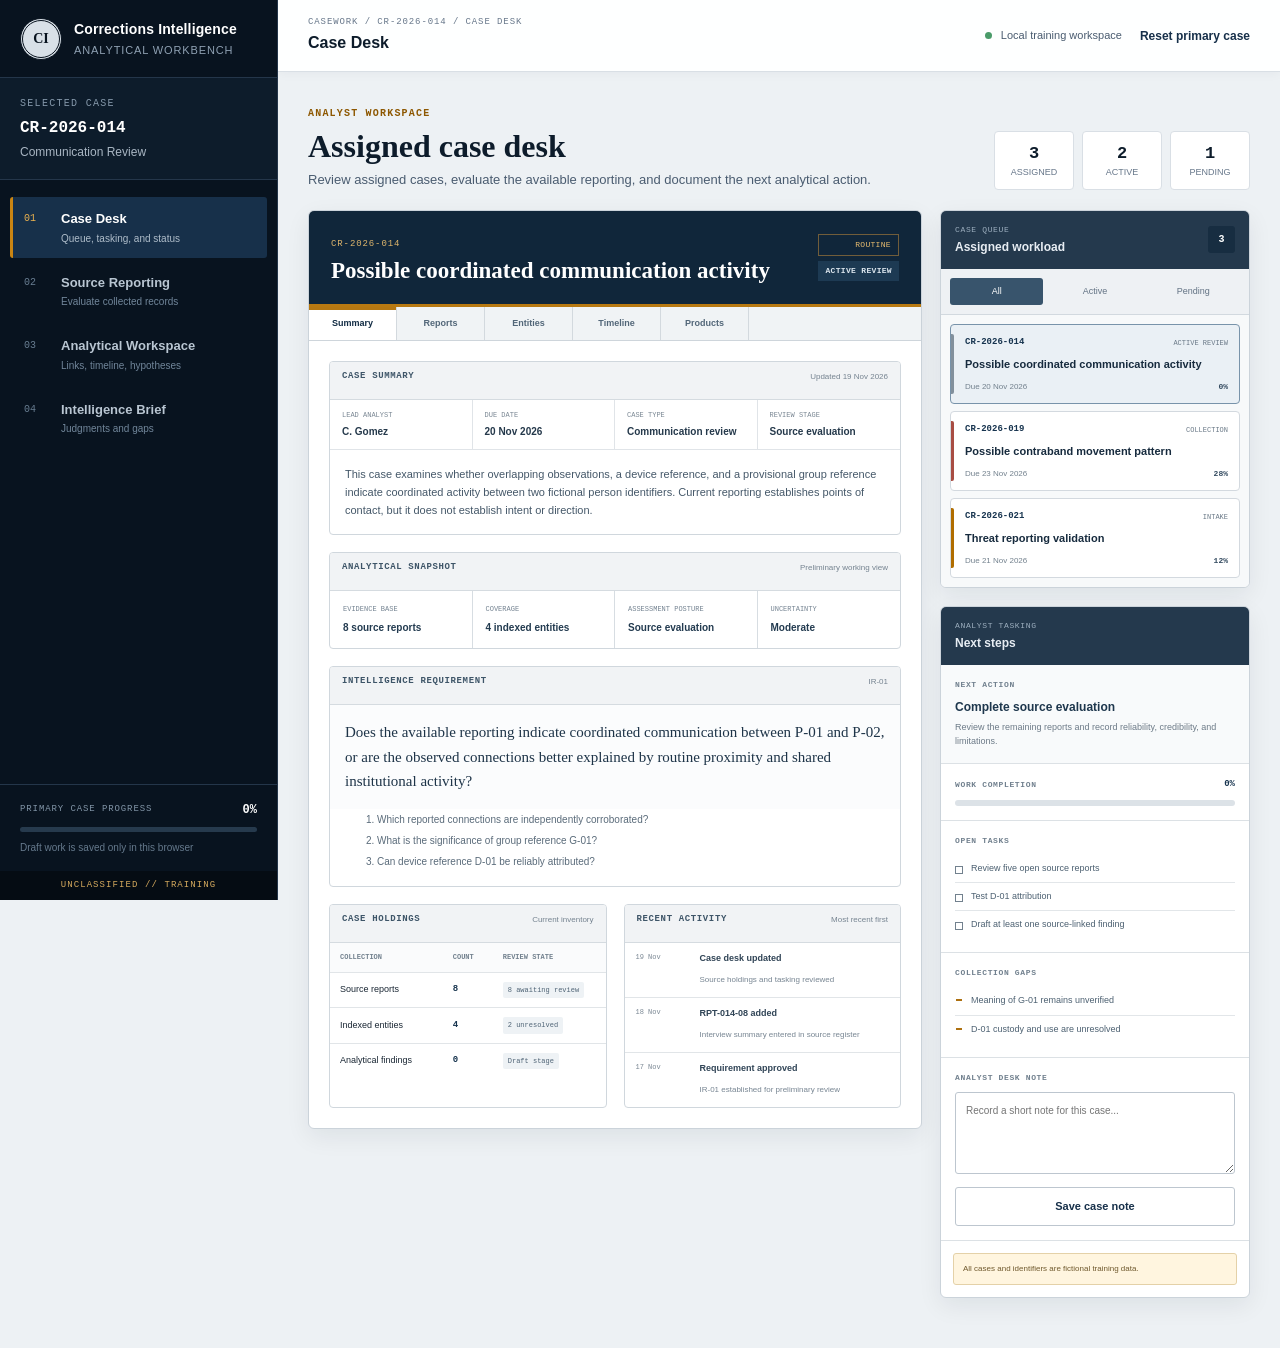
<file: index.html>
<!doctype html>
<html lang="en">
<head>
  <meta charset="utf-8">
  <meta name="viewport" content="width=device-width, initial-scale=1">
  <meta
    name="description"
    content="Fictional corrections intelligence analysis training workbench."
  >

  <title>
    Case Desk | Corrections Intelligence Workbench
  </title>

  <link rel="stylesheet" href="style.css">
  <link rel="stylesheet" href="case-desk.css">
</head>

<body data-page="overview">
  <aside class="sidebar" id="sidebar">
    <div class="agency-mark">
      <span class="seal">CI</span>

      <div>
        <strong>Corrections Intelligence</strong>
        <small>Analytical Workbench</small>
      </div>
    </div>

    <div class="case-selector">
      <span>SELECTED CASE</span>
      <strong id="sidebarCaseId">CR-2026-014</strong>
      <small id="sidebarCaseName">Communication Review</small>
    </div>

    <nav class="primary-nav" aria-label="Case workspace">
      <a
        class="nav-link"
        data-nav="overview"
        href="index.html"
      >
        <span>01</span>

        <div>
          Case Desk
          <small>Queue, tasking, and status</small>
        </div>
      </a>

      <a
        class="nav-link"
        data-nav="reports"
        href="reports.html"
      >
        <span>02</span>

        <div>
          Source Reporting
          <small>Evaluate collected records</small>
        </div>
      </a>

      <a
        class="nav-link"
        data-nav="analysis"
        href="analysis.html"
      >
        <span>03</span>

        <div>
          Analytical Workspace
          <small>Links, timeline, hypotheses</small>
        </div>
      </a>

      <a
        class="nav-link"
        data-nav="brief"
        href="brief.html"
      >
        <span>04</span>

        <div>
          Intelligence Brief
          <small>Judgments and gaps</small>
        </div>
      </a>
    </nav>

    <div class="sidebar-status">
      <div>
        <span>PRIMARY CASE PROGRESS</span>
        <strong id="sidebarProgress">0%</strong>
      </div>

      <div class="progress-track">
        <span id="sidebarProgressBar"></span>
      </div>

      <small>
        Draft work is saved only in this browser
      </small>
    </div>

    <div class="classification">
      UNCLASSIFIED // TRAINING
    </div>
  </aside>

  <div class="app-shell">
    <header class="utility-bar">
      <button
        class="menu-button"
        id="menuButton"
        type="button"
        aria-label="Open navigation"
      >
        Menu
      </button>

      <div>
        <span
          class="breadcrumb"
          id="caseBreadcrumb"
        >
          CASEWORK / CR-2026-014 / CASE DESK
        </span>

        <strong>Case Desk</strong>
      </div>

      <div class="utility-actions">
        <span class="system-status">
          <i></i>
          Local training workspace
        </span>

        <button
          class="text-button"
          id="resetWorkspace"
          type="button"
        >
          Reset primary case
        </button>
      </div>
    </header>

    <main class="workspace desk-workspace">
      <section class="desk-introduction">
        <div>
          <span>ANALYST WORKSPACE</span>

          <h1>Assigned case desk</h1>

          <p>
            Review assigned cases, evaluate the available
            reporting, and document the next analytical action.
          </p>
        </div>

        <div class="desk-summary">
          <span>
            <strong>3</strong>
            Assigned
          </span>

          <span>
            <strong>2</strong>
            Active
          </span>

          <span>
            <strong>1</strong>
            Pending
          </span>
        </div>
      </section>

      <section
        class="case-desk"
        aria-label="Case management workspace"
      >
        <section class="case-workbench">
          <header class="workbench-header">
            <div>
              <span id="selectedCaseId">
                CR-2026-014
              </span>

              <h1 id="selectedCaseTitle">
                Possible coordinated communication activity
              </h1>
            </div>

            <div class="workbench-status">
              <span id="selectedCasePriority">
                ROUTINE
              </span>

              <strong id="selectedCaseStatus">
                ACTIVE REVIEW
              </strong>
            </div>
          </header>

          <nav
            class="record-tabs"
            aria-label="Selected case sections"
          >
            <button class="active" type="button">
              Summary
            </button>

            <a
              id="caseReportsLink"
              href="reports.html"
            >
              Reports
            </a>

            <a
              id="caseEntitiesLink"
              href="analysis.html#entity-section"
            >
              Entities
            </a>

            <a
              id="caseTimelineLink"
              href="analysis.html#timeline-section"
            >
              Timeline
            </a>

            <a
              id="caseProductLink"
              href="brief.html"
            >
              Products
            </a>
          </nav>

          <div class="record-sheet">
            <section class="case-summary-section">
              <div class="section-heading">
                <div>
                  <span>CASE SUMMARY</span>

                  <small id="selectedCaseUpdated">
                    Updated 19 Nov 2026
                  </small>
                </div>
              </div>

              <dl class="case-fields">
                <div>
                  <dt>Lead analyst</dt>

                  <dd id="selectedCaseAnalyst">
                    C. Gomez
                  </dd>
                </div>

                <div>
                  <dt>Due date</dt>

                  <dd id="selectedCaseDue">
                    20 Nov 2026
                  </dd>
                </div>

                <div>
                  <dt>Case type</dt>

                  <dd id="selectedCaseType">
                    Communication review
                  </dd>
                </div>

                <div>
                  <dt>Review stage</dt>

                  <dd id="selectedCaseStage">
                    Source evaluation
                  </dd>
                </div>
              </dl>

              <p
                id="selectedCaseSummary"
                class="case-summary-text"
              ></p>
            </section>

            <section
              class="analytic-snapshot"
              aria-label="Analytical snapshot"
            >
              <div class="section-heading">
                <div>
                  <span>ANALYTICAL SNAPSHOT</span>
                  <small>Preliminary working view</small>
                </div>
              </div>

              <div class="snapshot-grid">
                <div>
                  <span>Evidence base</span>

                  <strong id="snapshotEvidence">
                    8 source reports
                  </strong>
                </div>

                <div>
                  <span>Coverage</span>

                  <strong id="snapshotCoverage">
                    4 indexed entities
                  </strong>
                </div>

                <div>
                  <span>Assessment posture</span>

                  <strong id="snapshotPosture">
                    Source evaluation
                  </strong>
                </div>

                <div>
                  <span>Uncertainty</span>

                  <strong id="snapshotUncertainty">
                    Moderate
                  </strong>
                </div>
              </div>
            </section>

            <section class="requirement-section">
              <div class="section-heading">
                <div>
                  <span>INTELLIGENCE REQUIREMENT</span>
                  <small>IR-01</small>
                </div>
              </div>

              <p
                class="requirement-text"
                id="selectedCaseRequirement"
              ></p>

              <ol
                class="kiq-list"
                id="selectedCaseQuestions"
              ></ol>
            </section>

            <div class="case-detail-grid">
              <section class="detail-section">
                <div class="section-heading">
                  <div>
                    <span>CASE HOLDINGS</span>
                    <small>Current inventory</small>
                  </div>
                </div>

                <table class="holdings-table">
                  <thead>
                    <tr>
                      <th>Collection</th>
                      <th>Count</th>
                      <th>Review state</th>
                    </tr>
                  </thead>

                  <tbody id="selectedCaseHoldings"></tbody>
                </table>
              </section>

              <section class="detail-section">
                <div class="section-heading">
                  <div>
                    <span>RECENT ACTIVITY</span>
                    <small>Most recent first</small>
                  </div>
                </div>

                <div
                  class="activity-register"
                  id="selectedCaseActivity"
                ></div>
              </section>
            </div>
          </div>
        </section>

        <aside class="case-side-column">
          <section class="case-queue-panel">
            <header class="side-panel-header">
              <div>
                <span>CASE QUEUE</span>
                <strong>Assigned workload</strong>
              </div>

              <b id="queueCount">3</b>
            </header>

            <div
              class="queue-filters"
              role="group"
              aria-label="Filter case queue"
            >
              <button
                class="active"
                type="button"
                data-case-filter="ALL"
              >
                All
              </button>

              <button
                type="button"
                data-case-filter="ACTIVE"
              >
                Active
              </button>

              <button
                type="button"
                data-case-filter="PENDING"
              >
                Pending
              </button>
            </div>

            <div
              class="case-queue-list"
              id="caseQueue"
            ></div>
          </section>

          <section class="case-inspector">
            <header class="side-panel-header">
              <div>
                <span>ANALYST TASKING</span>
                <strong>Next steps</strong>
              </div>
            </header>

            <section class="inspector-section next-action-section">
              <span class="inspector-label">
                NEXT ACTION
              </span>

              <strong id="selectedCaseNextAction"></strong>
              <p id="selectedCaseNextDetail"></p>
            </section>

            <section class="inspector-section">
              <div class="inspector-heading">
                <span>WORK COMPLETION</span>
                <b id="selectedCaseProgressText">0%</b>
              </div>

              <div class="inspector-progress">
                <span id="selectedCaseProgressBar"></span>
              </div>
            </section>

            <section class="inspector-section">
              <span class="inspector-label">
                OPEN TASKS
              </span>

              <ul
                class="task-register"
                id="selectedCaseTasks"
              ></ul>
            </section>

            <section class="inspector-section">
              <span class="inspector-label">
                COLLECTION GAPS
              </span>

              <ul
                class="gap-register"
                id="selectedCaseGaps"
              ></ul>
            </section>

            <section class="inspector-section analyst-note-section">
              <label for="caseDeskNote">
                ANALYST DESK NOTE
              </label>

              <textarea
                id="caseDeskNote"
                rows="4"
                placeholder="Record a short note for this case..."
              ></textarea>

              <button
                class="secondary-button"
                id="saveCaseDeskNote"
                type="button"
              >
                Save case note
              </button>
            </section>

            <div class="training-caveat">
              All cases and identifiers are fictional
              training data.
            </div>
          </section>
        </aside>
      </section>
    </main>
  </div>

  <div
    class="toast"
    id="toast"
    role="status"
    aria-live="polite"
  ></div>

  <script src="case-desk.js"></script>
</body>
</html>
</file>
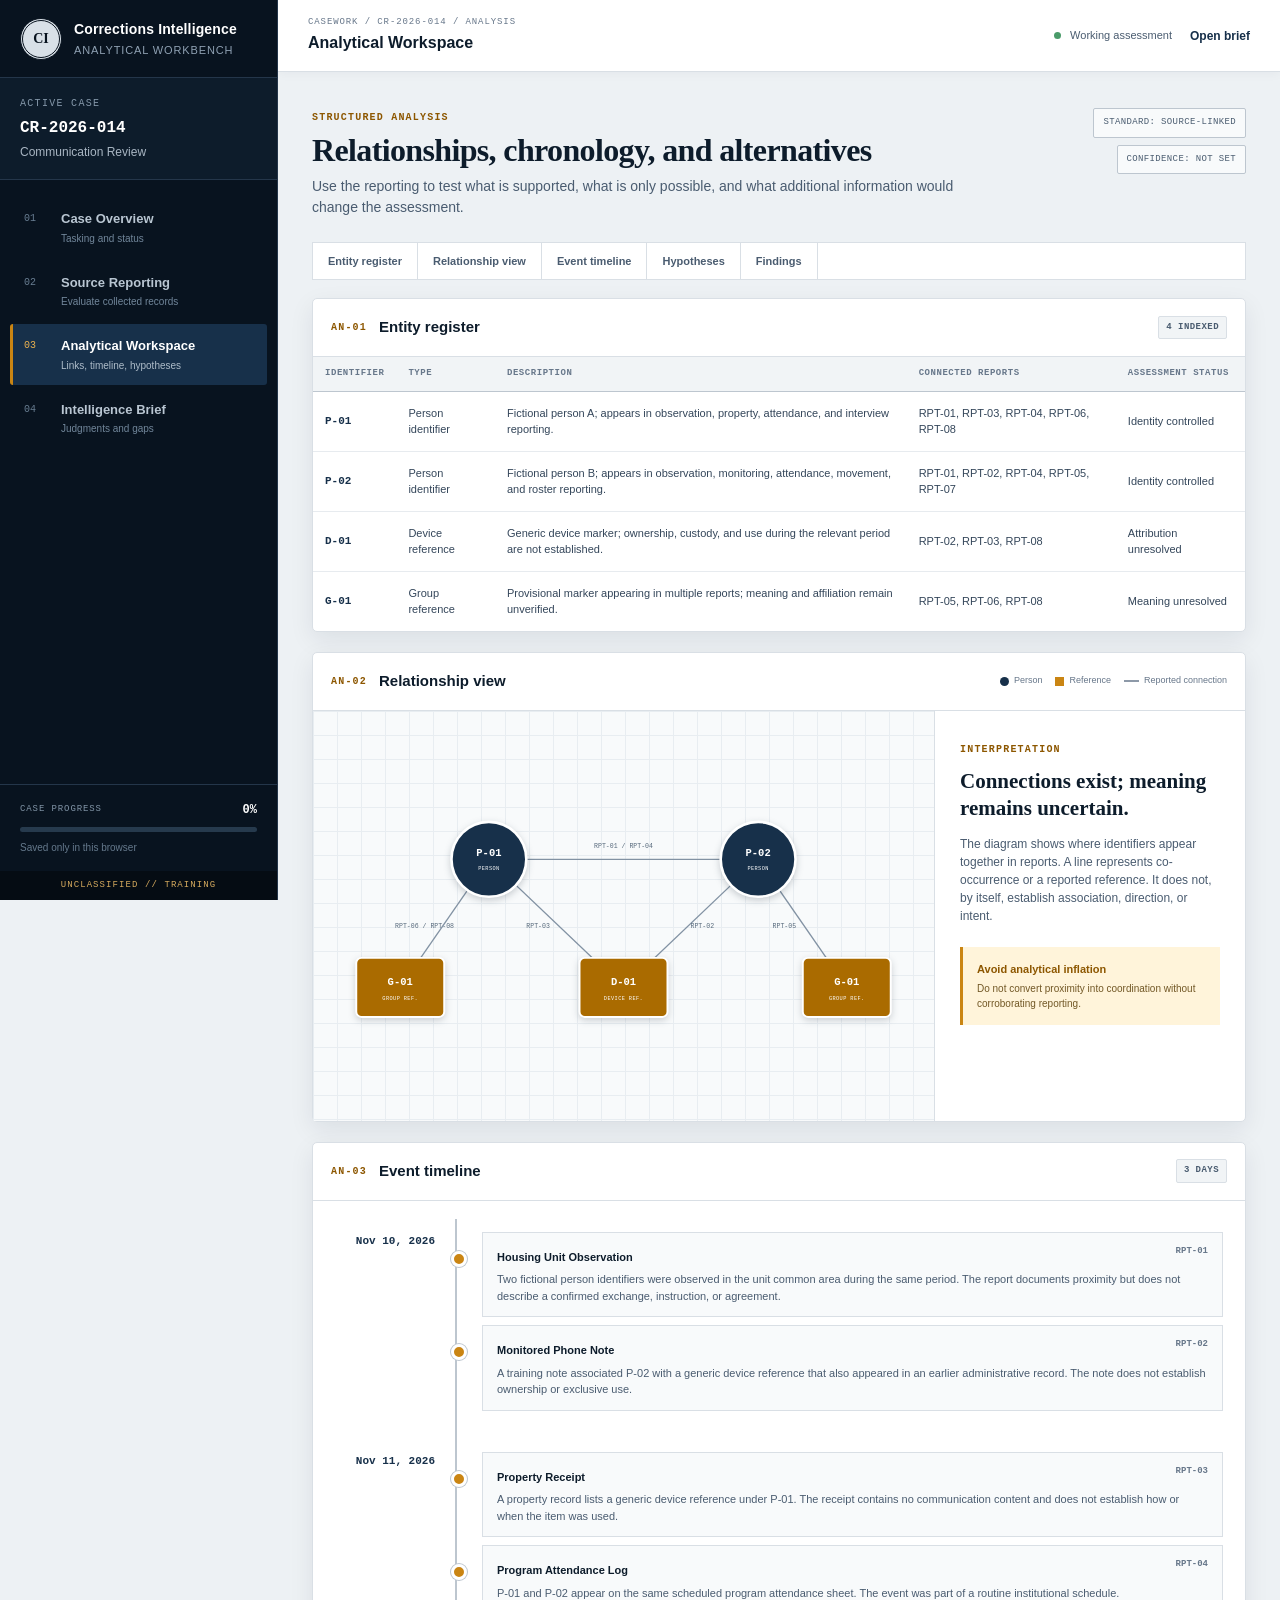
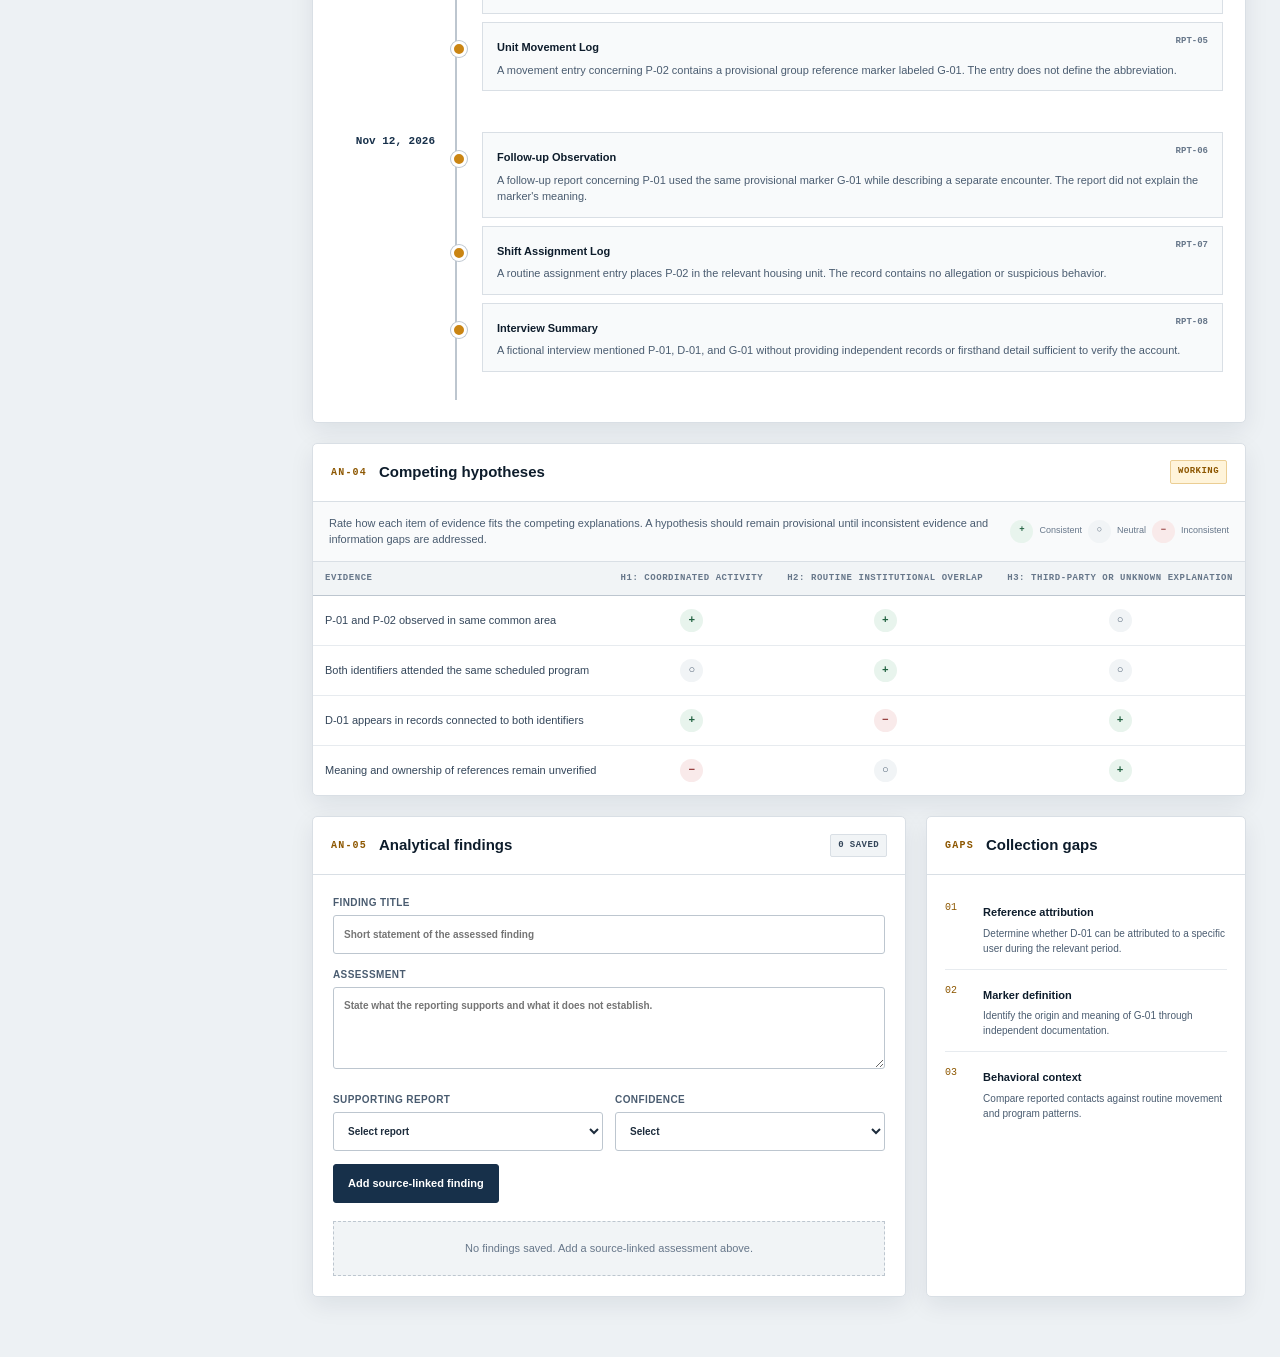
<file: analysis.html>
<!doctype html>
<html lang="en">
<head>
  <meta charset="utf-8">
  <meta name="viewport" content="width=device-width, initial-scale=1">
  <title>Analytical Workspace | Corrections Intelligence Workbench</title>
  <link rel="stylesheet" href="style.css">
</head>
<body data-page="analysis">
  <aside class="sidebar" id="sidebar">
    <div class="agency-mark">
      <span class="seal">CI</span>
      <div><strong>Corrections Intelligence</strong><small>Analytical Workbench</small></div>
    </div>

    <div class="case-selector">
      <span>ACTIVE CASE</span>
      <strong>CR-2026-014</strong>
      <small>Communication Review</small>
    </div>

    <nav class="primary-nav">
      <a class="nav-link" data-nav="overview" href="index.html"><span>01</span><div>Case Overview<small>Tasking and status</small></div></a>
      <a class="nav-link" data-nav="reports" href="reports.html"><span>02</span><div>Source Reporting<small>Evaluate collected records</small></div></a>
      <a class="nav-link" data-nav="analysis" href="analysis.html"><span>03</span><div>Analytical Workspace<small>Links, timeline, hypotheses</small></div></a>
      <a class="nav-link" data-nav="brief" href="brief.html"><span>04</span><div>Intelligence Brief<small>Judgments and gaps</small></div></a>
    </nav>

    <div class="sidebar-status">
      <div><span>CASE PROGRESS</span><strong id="sidebarProgress">0%</strong></div>
      <div class="progress-track"><span id="sidebarProgressBar"></span></div>
      <small>Saved only in this browser</small>
    </div>

    <div class="classification">UNCLASSIFIED // TRAINING</div>
  </aside>

  <div class="app-shell">
    <header class="utility-bar">
      <button class="menu-button" id="menuButton" type="button">Menu</button>
      <div>
        <span class="breadcrumb">CASEWORK / CR-2026-014 / ANALYSIS</span>
        <strong>Analytical Workspace</strong>
      </div>
      <div class="utility-actions">
        <span class="system-status"><i></i> Working assessment</span>
        <a class="text-button" href="brief.html">Open brief</a>
      </div>
    </header>

    <main class="workspace">
      <section class="case-heading compact-heading">
        <div>
          <span class="kicker">STRUCTURED ANALYSIS</span>
          <h1>Relationships, chronology, and alternatives</h1>
          <p>Use the reporting to test what is supported, what is only possible, and what additional information would change the assessment.</p>
        </div>
        <div class="case-flags">
          <span class="flag">STANDARD: SOURCE-LINKED</span>
          <span class="flag">CONFIDENCE: NOT SET</span>
        </div>
      </section>

      <nav class="section-jump">
        <a href="#entities">Entity register</a>
        <a href="#relationships">Relationship view</a>
        <a href="#timeline">Event timeline</a>
        <a href="#hypotheses">Hypotheses</a>
        <a href="#findings">Findings</a>
      </nav>

      <section class="panel analysis-section" id="entities">
        <header class="panel-header">
          <div><span class="section-code">AN-01</span><h2>Entity register</h2></div>
          <span class="status-chip slate">4 INDEXED</span>
        </header>

        <div class="table-wrap">
          <table class="data-table entity-table">
            <thead>
              <tr>
                <th>Identifier</th>
                <th>Type</th>
                <th>Description</th>
                <th>Connected reports</th>
                <th>Assessment status</th>
              </tr>
            </thead>
            <tbody id="entityTableBody"></tbody>
          </table>
        </div>
      </section>

      <section class="panel analysis-section" id="relationships">
        <header class="panel-header">
          <div><span class="section-code">AN-02</span><h2>Relationship view</h2></div>
          <div class="legend">
            <span><i class="node-person"></i>Person</span>
            <span><i class="node-object"></i>Reference</span>
            <span><i class="edge-line"></i>Reported connection</span>
          </div>
        </header>

        <div class="network-layout">
          <div class="network-canvas">
            <svg viewBox="0 0 900 430" role="img">
              <g class="network-lines">
                <line x1="245" y1="130" x2="655" y2="130"></line>
                <line x1="245" y1="130" x2="450" y2="325"></line>
                <line x1="655" y1="130" x2="450" y2="325"></line>
                <line x1="245" y1="130" x2="110" y2="325"></line>
                <line x1="655" y1="130" x2="790" y2="325"></line>
              </g>

              <g class="edge-labels">
                <text x="450" y="113">RPT-01 / RPT-04</text>
                <text x="320" y="235">RPT-03</text>
                <text x="570" y="235">RPT-02</text>
                <text x="147" y="235">RPT-06 / RPT-08</text>
                <text x="695" y="235">RPT-05</text>
              </g>

              <g class="network-node person-node">
                <circle cx="245" cy="130" r="57"></circle>
                <text x="245" y="125">P-01</text>
                <text class="node-sub" x="245" y="146">PERSON</text>
              </g>

              <g class="network-node person-node">
                <circle cx="655" cy="130" r="57"></circle>
                <text x="655" y="125">P-02</text>
                <text class="node-sub" x="655" y="146">PERSON</text>
              </g>

              <g class="network-node ref-node">
                <rect x="383" y="280" width="134" height="90" rx="8"></rect>
                <text x="450" y="322">D-01</text>
                <text class="node-sub" x="450" y="344">DEVICE REF.</text>
              </g>

              <g class="network-node ref-node">
                <rect x="43" y="280" width="134" height="90" rx="8"></rect>
                <text x="110" y="322">G-01</text>
                <text class="node-sub" x="110" y="344">GROUP REF.</text>
              </g>

              <g class="network-node ref-node">
                <rect x="723" y="280" width="134" height="90" rx="8"></rect>
                <text x="790" y="322">G-01</text>
                <text class="node-sub" x="790" y="344">GROUP REF.</text>
              </g>
            </svg>
          </div>

          <aside class="network-interpretation">
            <span class="field-caption">INTERPRETATION</span>
            <h3>Connections exist; meaning remains uncertain.</h3>
            <p>The diagram shows where identifiers appear together in reports. A line represents co-occurrence or a reported reference. It does not, by itself, establish association, direction, or intent.</p>

            <div class="analyst-warning">
              <strong>Avoid analytical inflation</strong>
              <span>Do not convert proximity into coordination without corroborating reporting.</span>
            </div>
          </aside>
        </div>
      </section>

      <section class="panel analysis-section" id="timeline">
        <header class="panel-header">
          <div><span class="section-code">AN-03</span><h2>Event timeline</h2></div>
          <span class="status-chip slate">3 DAYS</span>
        </header>
        <div class="timeline" id="timelineList"></div>
      </section>

      <section class="panel analysis-section" id="hypotheses">
        <header class="panel-header">
          <div><span class="section-code">AN-04</span><h2>Competing hypotheses</h2></div>
          <span class="status-chip amber">WORKING</span>
        </header>

        <div class="hypothesis-intro">
          <p>Rate how each item of evidence fits the competing explanations. A hypothesis should remain provisional until inconsistent evidence and information gaps are addressed.</p>
          <div>
            <span class="fit supports">+</span>Consistent
            <span class="fit neutral">○</span>Neutral
            <span class="fit conflicts">−</span>Inconsistent
          </div>
        </div>

        <div class="table-wrap">
          <table class="data-table hypothesis-table">
            <thead>
              <tr>
                <th>Evidence</th>
                <th>H1: Coordinated activity</th>
                <th>H2: Routine institutional overlap</th>
                <th>H3: Third-party or unknown explanation</th>
              </tr>
            </thead>
            <tbody>
              <tr>
                <td>P-01 and P-02 observed in same common area</td>
                <td><span class="fit supports">+</span></td>
                <td><span class="fit supports">+</span></td>
                <td><span class="fit neutral">○</span></td>
              </tr>
              <tr>
                <td>Both identifiers attended the same scheduled program</td>
                <td><span class="fit neutral">○</span></td>
                <td><span class="fit supports">+</span></td>
                <td><span class="fit neutral">○</span></td>
              </tr>
              <tr>
                <td>D-01 appears in records connected to both identifiers</td>
                <td><span class="fit supports">+</span></td>
                <td><span class="fit conflicts">−</span></td>
                <td><span class="fit supports">+</span></td>
              </tr>
              <tr>
                <td>Meaning and ownership of references remain unverified</td>
                <td><span class="fit conflicts">−</span></td>
                <td><span class="fit neutral">○</span></td>
                <td><span class="fit supports">+</span></td>
              </tr>
            </tbody>
          </table>
        </div>
      </section>

      <section class="analysis-bottom-grid" id="findings">
        <section class="panel">
          <header class="panel-header">
            <div><span class="section-code">AN-05</span><h2>Analytical findings</h2></div>
            <span class="status-chip" id="findingCountChip">0 SAVED</span>
          </header>

          <div class="panel-body">
            <form id="findingForm" class="finding-form">
              <label>
                Finding title
                <input id="findingTitle" required maxlength="80" placeholder="Short statement of the assessed finding">
              </label>

              <label>
                Assessment
                <textarea id="findingText" required rows="4" placeholder="State what the reporting supports and what it does not establish."></textarea>
              </label>

              <div class="form-grid two-column">
                <label>Supporting report<select id="findingSource" required></select></label>
                <label>
                  Confidence
                  <select id="findingConfidence" required>
                    <option value="">Select</option>
                    <option>Low</option>
                    <option>Moderate</option>
                    <option>High</option>
                  </select>
                </label>
              </div>

              <button class="primary-button" type="submit">Add source-linked finding</button>
            </form>

            <div class="finding-list" id="findingList"></div>
          </div>
        </section>

        <section class="panel">
          <header class="panel-header">
            <div><span class="section-code">GAPS</span><h2>Collection gaps</h2></div>
          </header>

          <div class="panel-body compact-body">
            <ol class="gap-list">
              <li><span>01</span><div><strong>Reference attribution</strong><p>Determine whether D-01 can be attributed to a specific user during the relevant period.</p></div></li>
              <li><span>02</span><div><strong>Marker definition</strong><p>Identify the origin and meaning of G-01 through independent documentation.</p></div></li>
              <li><span>03</span><div><strong>Behavioral context</strong><p>Compare reported contacts against routine movement and program patterns.</p></div></li>
            </ol>
          </div>
        </section>
      </section>
    </main>
  </div>

  <div class="toast" id="toast"></div>
  <script src="script.js"></script>
</body>
</html>
</file>
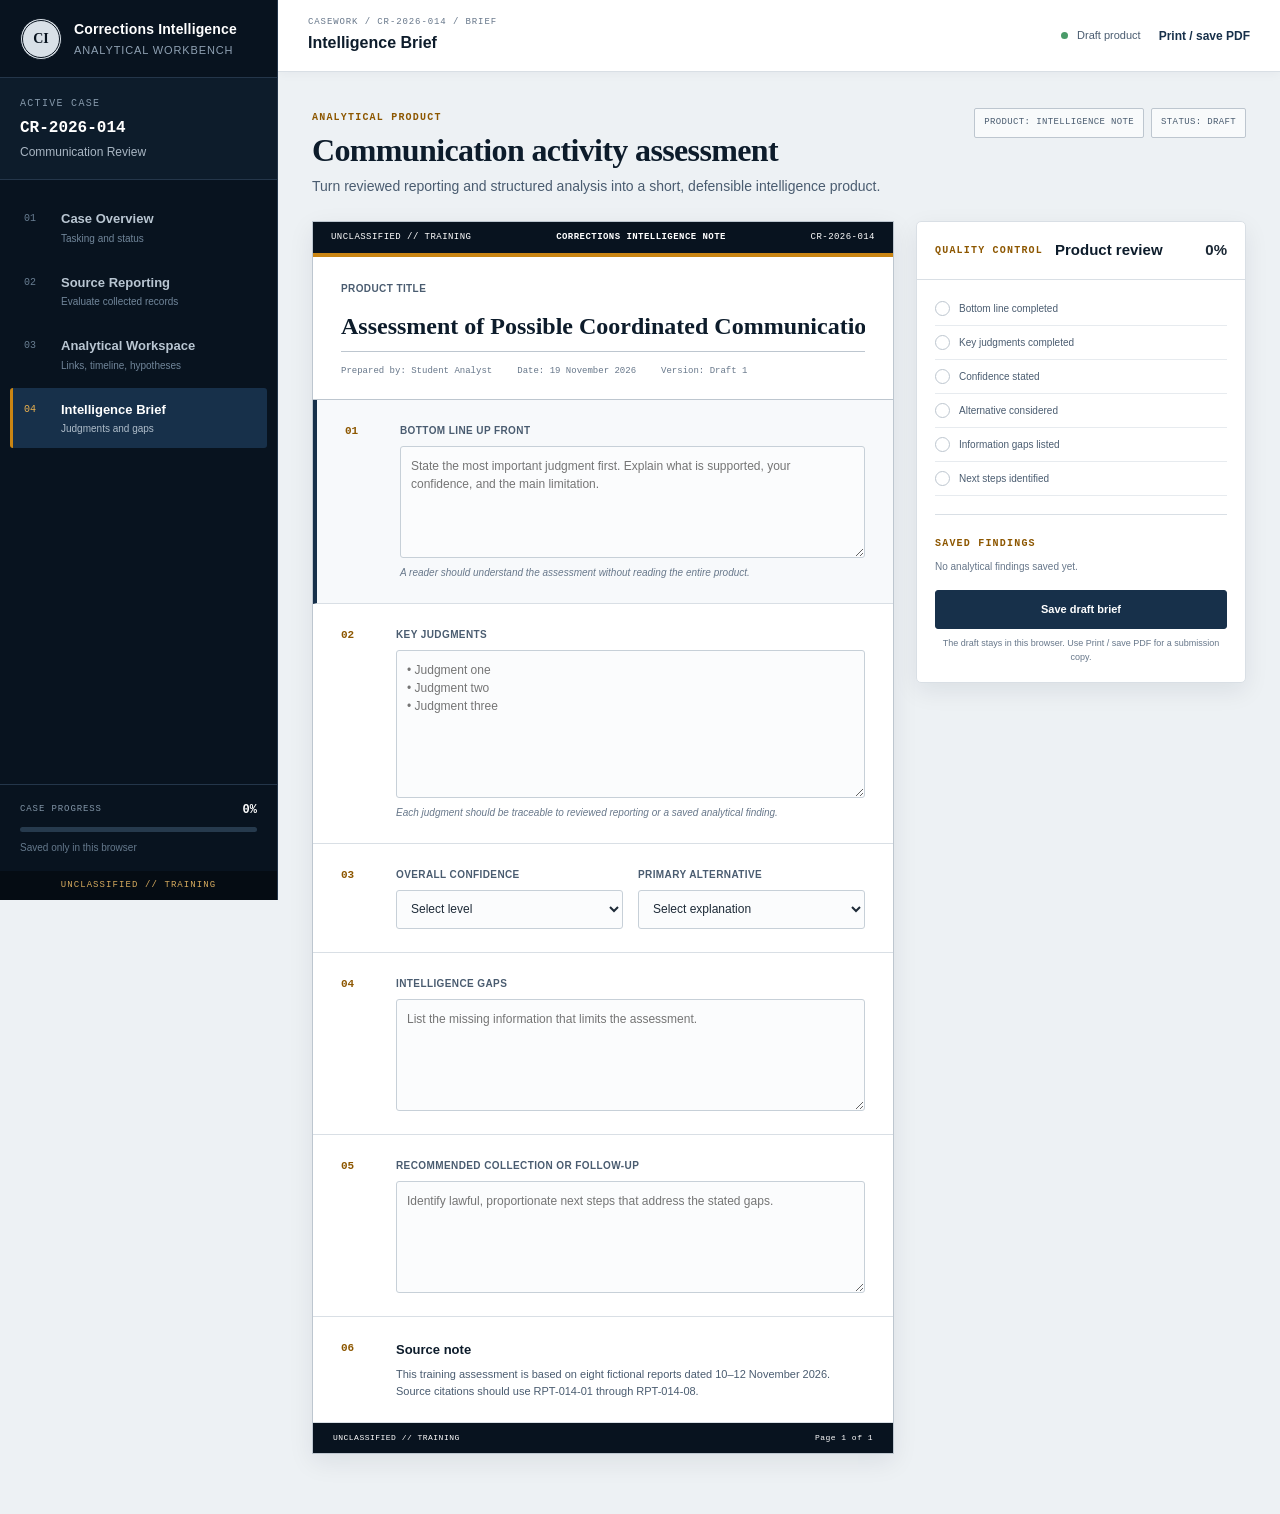
<file: brief.html>
<!doctype html>
<html lang="en">
<head>
  <meta charset="utf-8">
  <meta name="viewport" content="width=device-width, initial-scale=1">
  <title>Intelligence Brief | Corrections Intelligence Workbench</title>
  <link rel="stylesheet" href="style.css">
</head>
<body data-page="brief">
  <aside class="sidebar" id="sidebar">
    <div class="agency-mark">
      <span class="seal">CI</span>
      <div><strong>Corrections Intelligence</strong><small>Analytical Workbench</small></div>
    </div>

    <div class="case-selector">
      <span>ACTIVE CASE</span>
      <strong>CR-2026-014</strong>
      <small>Communication Review</small>
    </div>

    <nav class="primary-nav">
      <a class="nav-link" data-nav="overview" href="index.html"><span>01</span><div>Case Overview<small>Tasking and status</small></div></a>
      <a class="nav-link" data-nav="reports" href="reports.html"><span>02</span><div>Source Reporting<small>Evaluate collected records</small></div></a>
      <a class="nav-link" data-nav="analysis" href="analysis.html"><span>03</span><div>Analytical Workspace<small>Links, timeline, hypotheses</small></div></a>
      <a class="nav-link" data-nav="brief" href="brief.html"><span>04</span><div>Intelligence Brief<small>Judgments and gaps</small></div></a>
    </nav>

    <div class="sidebar-status">
      <div><span>CASE PROGRESS</span><strong id="sidebarProgress">0%</strong></div>
      <div class="progress-track"><span id="sidebarProgressBar"></span></div>
      <small>Saved only in this browser</small>
    </div>

    <div class="classification">UNCLASSIFIED // TRAINING</div>
  </aside>

  <div class="app-shell">
    <header class="utility-bar">
      <button class="menu-button" id="menuButton" type="button">Menu</button>
      <div>
        <span class="breadcrumb">CASEWORK / CR-2026-014 / BRIEF</span>
        <strong>Intelligence Brief</strong>
      </div>
      <div class="utility-actions">
        <span class="system-status"><i></i> Draft product</span>
        <button class="text-button" id="printBrief" type="button">Print / save PDF</button>
      </div>
    </header>

    <main class="workspace">
      <section class="case-heading compact-heading">
        <div>
          <span class="kicker">ANALYTICAL PRODUCT</span>
          <h1>Communication activity assessment</h1>
          <p>Turn reviewed reporting and structured analysis into a short, defensible intelligence product.</p>
        </div>
        <div class="case-flags">
          <span class="flag">PRODUCT: INTELLIGENCE NOTE</span>
          <span class="flag">STATUS: DRAFT</span>
        </div>
      </section>

      <div class="brief-layout">
        <form class="brief-document" id="briefForm">
          <div class="brief-masthead">
            <span>UNCLASSIFIED // TRAINING</span>
            <strong>CORRECTIONS INTELLIGENCE NOTE</strong>
            <span>CR-2026-014</span>
          </div>

          <div class="brief-title-block">
            <label>
              Product title
              <input id="briefTitle" value="Assessment of Possible Coordinated Communication Activity">
            </label>

            <div class="brief-meta">
              <span>Prepared by: Student Analyst</span>
              <span>Date: 19 November 2026</span>
              <span>Version: Draft 1</span>
            </div>
          </div>

          <section class="brief-section bluf-section">
            <span class="brief-number">01</span>
            <div>
              <label>
                Bottom line up front
                <textarea id="briefBluf" rows="5" placeholder="State the most important judgment first. Explain what is supported, your confidence, and the main limitation."></textarea>
              </label>
              <p class="writing-prompt">A reader should understand the assessment without reading the entire product.</p>
            </div>
          </section>

          <section class="brief-section">
            <span class="brief-number">02</span>
            <div>
              <label>
                Key judgments
                <textarea id="briefJudgments" rows="7" placeholder="• Judgment one&#10;• Judgment two&#10;• Judgment three"></textarea>
              </label>
              <p class="writing-prompt">Each judgment should be traceable to reviewed reporting or a saved analytical finding.</p>
            </div>
          </section>

          <section class="brief-section">
            <span class="brief-number">03</span>
            <div class="brief-field-grid">
              <label>
                Overall confidence
                <select id="briefConfidence">
                  <option value="">Select level</option>
                  <option>Low confidence</option>
                  <option>Moderate confidence</option>
                  <option>High confidence</option>
                </select>
              </label>

              <label>
                Primary alternative
                <select id="briefAlternative">
                  <option value="">Select explanation</option>
                  <option>Routine institutional overlap</option>
                  <option>Third-party or unknown explanation</option>
                  <option>Coordinated activity</option>
                </select>
              </label>
            </div>
          </section>

          <section class="brief-section">
            <span class="brief-number">04</span>
            <div>
              <label>
                Intelligence gaps
                <textarea id="briefGaps" rows="5" placeholder="List the missing information that limits the assessment."></textarea>
              </label>
            </div>
          </section>

          <section class="brief-section">
            <span class="brief-number">05</span>
            <div>
              <label>
                Recommended collection or follow-up
                <textarea id="briefRecommendations" rows="5" placeholder="Identify lawful, proportionate next steps that address the stated gaps."></textarea>
              </label>
            </div>
          </section>

          <section class="brief-section source-note">
            <span class="brief-number">06</span>
            <div>
              <h2>Source note</h2>
              <p>This training assessment is based on eight fictional reports dated 10–12 November 2026. Source citations should use RPT-014-01 through RPT-014-08.</p>
            </div>
          </section>

          <footer class="brief-footer">
            <span>UNCLASSIFIED // TRAINING</span>
            <span>Page 1 of 1</span>
          </footer>
        </form>

        <aside class="brief-review-column">
          <section class="panel sticky-review">
            <header class="panel-header">
              <div><span class="section-code">QUALITY CONTROL</span><h2>Product review</h2></div>
              <strong id="briefCompletion">0%</strong>
            </header>

            <div class="panel-body compact-body">
              <ul class="qc-list" id="qcList">
                <li data-field="briefBluf"><i></i>Bottom line completed</li>
                <li data-field="briefJudgments"><i></i>Key judgments completed</li>
                <li data-field="briefConfidence"><i></i>Confidence stated</li>
                <li data-field="briefAlternative"><i></i>Alternative considered</li>
                <li data-field="briefGaps"><i></i>Information gaps listed</li>
                <li data-field="briefRecommendations"><i></i>Next steps identified</li>
              </ul>

              <div class="saved-findings-summary">
                <span class="field-caption">SAVED FINDINGS</span>
                <div id="briefFindingSummary">
                  <p>No analytical findings saved yet.</p>
                </div>
              </div>

              <button class="primary-button full-button" id="saveBrief" type="button">Save draft brief</button>
              <p class="storage-note">The draft stays in this browser. Use Print / save PDF for a submission copy.</p>
            </div>
          </section>
        </aside>
      </div>
    </main>
  </div>

  <div class="toast" id="toast"></div>
  <script src="script.js"></script>
</body>
</html>
</file>
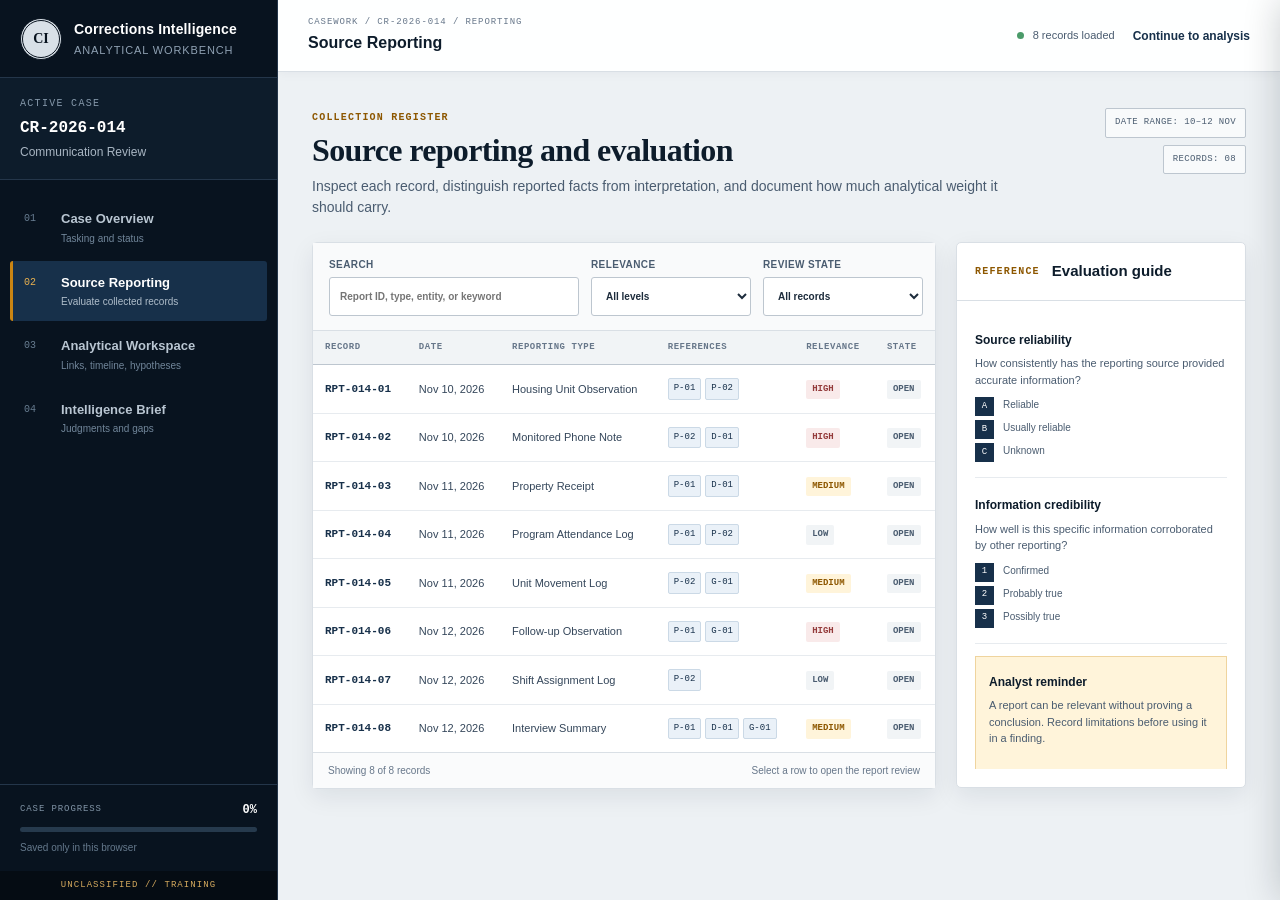
<file: reports.html>
<!doctype html>
<html lang="en">
<head>
  <meta charset="utf-8">
  <meta name="viewport" content="width=device-width, initial-scale=1">
  <title>Source Reporting | Corrections Intelligence Workbench</title>
  <link rel="stylesheet" href="style.css">
</head>
<body data-page="reports">
  <aside class="sidebar" id="sidebar">
    <div class="agency-mark">
      <span class="seal">CI</span>
      <div><strong>Corrections Intelligence</strong><small>Analytical Workbench</small></div>
    </div>

    <div class="case-selector">
      <span>ACTIVE CASE</span>
      <strong>CR-2026-014</strong>
      <small>Communication Review</small>
    </div>

    <nav class="primary-nav">
      <a class="nav-link" data-nav="overview" href="index.html"><span>01</span><div>Case Overview<small>Tasking and status</small></div></a>
      <a class="nav-link" data-nav="reports" href="reports.html"><span>02</span><div>Source Reporting<small>Evaluate collected records</small></div></a>
      <a class="nav-link" data-nav="analysis" href="analysis.html"><span>03</span><div>Analytical Workspace<small>Links, timeline, hypotheses</small></div></a>
      <a class="nav-link" data-nav="brief" href="brief.html"><span>04</span><div>Intelligence Brief<small>Judgments and gaps</small></div></a>
    </nav>

    <div class="sidebar-status">
      <div><span>CASE PROGRESS</span><strong id="sidebarProgress">0%</strong></div>
      <div class="progress-track"><span id="sidebarProgressBar"></span></div>
      <small>Saved only in this browser</small>
    </div>

    <div class="classification">UNCLASSIFIED // TRAINING</div>
  </aside>

  <div class="app-shell">
    <header class="utility-bar">
      <button class="menu-button" id="menuButton" type="button">Menu</button>
      <div>
        <span class="breadcrumb">CASEWORK / CR-2026-014 / REPORTING</span>
        <strong>Source Reporting</strong>
      </div>
      <div class="utility-actions">
        <span class="system-status"><i></i> 8 records loaded</span>
        <a class="text-button" href="analysis.html">Continue to analysis</a>
      </div>
    </header>

    <main class="workspace">
      <section class="case-heading compact-heading">
        <div>
          <span class="kicker">COLLECTION REGISTER</span>
          <h1>Source reporting and evaluation</h1>
          <p>Inspect each record, distinguish reported facts from interpretation, and document how much analytical weight it should carry.</p>
        </div>
        <div class="case-flags">
          <span class="flag">DATE RANGE: 10–12 NOV</span>
          <span class="flag">RECORDS: 08</span>
        </div>
      </section>

      <section class="reporting-layout">
        <div class="panel report-register">
          <div class="register-toolbar">
            <label class="search-control">
              <span>Search</span>
              <input id="reportSearch" type="search" placeholder="Report ID, type, entity, or keyword">
            </label>

            <label>
              <span>Relevance</span>
              <select id="relevanceFilter">
                <option value="ALL">All levels</option>
                <option value="HIGH">High</option>
                <option value="MEDIUM">Medium</option>
                <option value="LOW">Low</option>
              </select>
            </label>

            <label>
              <span>Review state</span>
              <select id="reviewFilter">
                <option value="ALL">All records</option>
                <option value="OPEN">Needs review</option>
                <option value="REVIEWED">Reviewed</option>
              </select>
            </label>
          </div>

          <div class="table-wrap">
            <table class="data-table report-table">
              <thead>
                <tr>
                  <th>Record</th>
                  <th>Date</th>
                  <th>Reporting type</th>
                  <th>References</th>
                  <th>Relevance</th>
                  <th>State</th>
                </tr>
              </thead>
              <tbody id="reportTableBody"></tbody>
            </table>
          </div>

          <footer class="register-footer">
            <span id="reportCount">Showing 8 records</span>
            <span>Select a row to open the report review</span>
          </footer>
        </div>

        <aside class="panel evaluation-reference">
          <header class="panel-header">
            <div>
              <span class="section-code">REFERENCE</span>
              <h2>Evaluation guide</h2>
            </div>
          </header>

          <div class="panel-body compact-body">
            <div class="reference-block">
              <strong>Source reliability</strong>
              <p>How consistently has the reporting source provided accurate information?</p>
              <div class="rating-key">
                <span>A</span>Reliable
                <span>B</span>Usually reliable
                <span>C</span>Unknown
              </div>
            </div>

            <div class="reference-block">
              <strong>Information credibility</strong>
              <p>How well is this specific information corroborated by other reporting?</p>
              <div class="rating-key">
                <span>1</span>Confirmed
                <span>2</span>Probably true
                <span>3</span>Possibly true
              </div>
            </div>

            <div class="reference-block caution-block">
              <strong>Analyst reminder</strong>
              <p>A report can be relevant without proving a conclusion. Record limitations before using it in a finding.</p>
            </div>
          </div>
        </aside>
      </section>
    </main>
  </div>

  <div class="drawer-backdrop" id="drawerBackdrop"></div>

  <aside class="report-drawer" id="reportDrawer" aria-hidden="true">
    <header>
      <div>
        <span>REPORT REVIEW</span>
        <h2 id="drawerReportId">RPT-014-01</h2>
      </div>
      <button id="closeDrawer" type="button">Close</button>
    </header>

    <div class="drawer-scroll">
      <div class="report-metadata" id="drawerMetadata"></div>

      <section>
        <span class="field-caption">REPORT SUMMARY</span>
        <p id="drawerSummary"></p>
      </section>

      <section>
        <span class="field-caption">ANALYTICAL VALUE</span>
        <p id="drawerValue"></p>
      </section>

      <section>
        <span class="field-caption">LIMITATIONS</span>
        <p id="drawerLimitations"></p>
      </section>

      <section>
        <span class="field-caption">ANALYST EVALUATION</span>

        <div class="form-grid two-column">
          <label>
            Source reliability
            <select id="sourceReliability">
              <option value="">Select</option>
              <option>A — Reliable</option>
              <option>B — Usually reliable</option>
              <option>C — Reliability unknown</option>
            </select>
          </label>

          <label>
            Information credibility
            <select id="informationCredibility">
              <option value="">Select</option>
              <option>1 — Confirmed</option>
              <option>2 — Probably true</option>
              <option>3 — Possibly true</option>
              <option>4 — Doubtful</option>
            </select>
          </label>
        </div>

        <label class="full-field">
          Analyst note
          <textarea id="reportNote" rows="4" placeholder="What does this report contribute, and what can it not establish?"></textarea>
        </label>
      </section>
    </div>

    <footer>
      <button class="secondary-button" id="copyCitation" type="button">Copy report citation</button>
      <button class="primary-button" id="saveReportReview" type="button">Save review</button>
    </footer>
  </aside>

  <div class="toast" id="toast"></div>
  <script src="script.js"></script>
</body>
</html>
</file>
<file: style.css>
:root {
  --navy-950: #08131f;
  --navy-900: #0d1c2b;
  --navy-850: #122438;
  --navy-800: #17304a;
  --slate-700: #34465a;
  --slate-600: #4a5c70;
  --slate-500: #67778a;
  --slate-400: #8d99a8;
  --slate-300: #bdc6cf;
  --slate-200: #d9dfe5;
  --slate-150: #e7ebef;
  --slate-100: #f1f4f6;
  --paper: #ffffff;
  --canvas: #edf1f4;
  --amber-700: #8d5700;
  --amber-600: #aa6b00;
  --amber-500: #ca8513;
  --amber-100: #fff4da;
  --green-700: #236342;
  --green-100: #e8f4ed;
  --red-700: #943b3b;
  --red-100: #f9eaea;
  --blue-100: #eaf1f8;
  --shadow: 0 8px 24px rgba(15, 31, 48, 0.08);
  --sidebar-width: 278px;
  --radius: 5px;
  --font-ui: Inter, "Segoe UI", Arial, sans-serif;
  --font-mono: "SFMono-Regular", Consolas, "Liberation Mono", monospace;
}

* {
  box-sizing: border-box;
}

html {
  scroll-behavior: smooth;
}

body {
  margin: 0;
  color: #1a2734;
  background: var(--canvas);
  font-family: var(--font-ui);
  font-size: 15px;
  line-height: 1.5;
}

button,
input,
select,
textarea {
  font: inherit;
}

button,
a {
  -webkit-tap-highlight-color: transparent;
}

a {
  color: inherit;
}

button {
  cursor: pointer;
}

/* LEFT SIDEBAR */

.sidebar {
  position: fixed;
  inset: 0 auto 0 0;
  z-index: 50;
  display: flex;
  width: var(--sidebar-width);
  flex-direction: column;
  color: #dbe4ed;
  background: var(--navy-950);
  border-right: 1px solid #24364a;
}

.agency-mark {
  display: flex;
  min-height: 78px;
  align-items: center;
  gap: 12px;
  padding: 15px 20px;
  border-bottom: 1px solid #24364a;
}

.agency-mark .seal {
  display: grid;
  width: 42px;
  height: 42px;
  place-items: center;
  color: var(--navy-950);
  background: #d8e0e7;
  border: 3px double var(--navy-950);
  border-radius: 50%;
  font-family: Georgia, serif;
  font-size: 14px;
  font-weight: 800;
}

.agency-mark strong,
.agency-mark small {
  display: block;
}

.agency-mark strong {
  color: #ffffff;
  font-size: 14px;
  letter-spacing: 0.01em;
}

.agency-mark small {
  margin-top: 2px;
  color: #8fa1b3;
  font-size: 11px;
  text-transform: uppercase;
  letter-spacing: 0.08em;
}

.case-selector {
  padding: 18px 20px;
  background: var(--navy-900);
  border-bottom: 1px solid #24364a;
}

.case-selector span,
.case-selector strong,
.case-selector small {
  display: block;
}

.case-selector span {
  color: #8598aa;
  font-family: var(--font-mono);
  font-size: 10px;
  letter-spacing: 0.13em;
}

.case-selector strong {
  margin-top: 5px;
  color: #ffffff;
  font-family: var(--font-mono);
  font-size: 16px;
}

.case-selector small {
  margin-top: 3px;
  color: #a9b6c3;
  font-size: 12px;
}

.primary-nav {
  padding: 14px 10px;
}

.nav-link {
  display: grid;
  grid-template-columns: 30px 1fr;
  align-items: start;
  gap: 7px;
  margin: 3px 0;
  padding: 12px 11px;
  color: #b9c6d2;
  border-left: 3px solid transparent;
  border-radius: 3px;
  text-decoration: none;
}

.nav-link > span {
  padding-top: 2px;
  color: #687d91;
  font-family: var(--font-mono);
  font-size: 10px;
}

.nav-link strong,
.nav-link small {
  display: block;
}

.nav-link div {
  font-size: 13px;
  font-weight: 650;
}

.nav-link small {
  margin-top: 2px;
  color: #71869a;
  font-size: 10px;
  font-weight: 400;
}

.nav-link:hover {
  color: #ffffff;
  background: #13283c;
}

.nav-link.active {
  color: #ffffff;
  background: var(--navy-800);
  border-left-color: var(--amber-500);
}

.nav-link.active > span {
  color: #eab14f;
}

.nav-link.active small {
  color: #afbdca;
}

.sidebar-status {
  margin-top: auto;
  padding: 16px 20px;
  border-top: 1px solid #24364a;
}

.sidebar-status > div:first-child {
  display: flex;
  justify-content: space-between;
  align-items: center;
}

.sidebar-status span {
  color: #8295a7;
  font-family: var(--font-mono);
  font-size: 9px;
  letter-spacing: 0.1em;
}

.sidebar-status strong {
  color: #ffffff;
  font-family: var(--font-mono);
  font-size: 12px;
}

.sidebar-status small {
  display: block;
  margin-top: 8px;
  color: #65798c;
  font-size: 10px;
}

.progress-track {
  height: 5px;
  margin-top: 8px;
  overflow: hidden;
  background: #263a4d;
  border-radius: 4px;
}

.progress-track span {
  display: block;
  width: 0;
  height: 100%;
  background: var(--amber-500);
  transition: width 0.3s ease;
}

.classification {
  padding: 8px 10px;
  color: #d5aa5e;
  background: #050c13;
  font-family: var(--font-mono);
  font-size: 9px;
  text-align: center;
  letter-spacing: 0.12em;
}

/* MAIN APPLICATION */

.app-shell {
  min-height: 100vh;
  margin-left: var(--sidebar-width);
}

.utility-bar {
  position: sticky;
  top: 0;
  z-index: 30;
  display: flex;
  min-height: 72px;
  align-items: center;
  justify-content: space-between;
  gap: 20px;
  padding: 11px 30px;
  background: rgba(255, 255, 255, 0.97);
  border-bottom: 1px solid var(--slate-200);
  box-shadow: 0 2px 10px rgba(22, 37, 53, 0.04);
}

.utility-bar > div:first-of-type {
  display: flex;
  flex-direction: column;
}

.utility-bar .breadcrumb {
  color: var(--slate-500);
  font-family: var(--font-mono);
  font-size: 9px;
  letter-spacing: 0.1em;
}

.utility-bar strong {
  margin-top: 2px;
  color: var(--navy-900);
  font-size: 16px;
}

.utility-actions {
  display: flex;
  align-items: center;
  gap: 18px;
}

.system-status {
  color: var(--slate-600);
  font-size: 11px;
}

.system-status i {
  display: inline-block;
  width: 7px;
  height: 7px;
  margin-right: 6px;
  background: #4a9b69;
  border-radius: 50%;
}

.text-button {
  padding: 7px 0;
  color: var(--navy-800);
  background: none;
  border: 0;
  font-size: 12px;
  font-weight: 700;
  text-decoration: none;
}

.text-button:hover {
  color: var(--amber-700);
}

.menu-button {
  display: none;
  padding: 8px 11px;
  color: var(--navy-900);
  background: var(--slate-100);
  border: 1px solid var(--slate-300);
  border-radius: 3px;
}

.workspace {
  width: min(1500px, 100%);
  margin: 0 auto;
  padding: 32px 34px 60px;
}

/* PAGE HEADINGS */

.case-heading {
  display: flex;
  align-items: flex-start;
  justify-content: space-between;
  gap: 28px;
  margin-bottom: 24px;
}

.case-heading > div:first-child {
  max-width: 860px;
}

.kicker,
.section-code,
.field-caption {
  color: var(--amber-700);
  font-family: var(--font-mono);
  font-size: 10px;
  font-weight: 700;
  letter-spacing: 0.12em;
}

.case-heading h1 {
  margin: 5px 0 8px;
  color: var(--navy-900);
  font-family: Georgia, "Times New Roman", serif;
  font-size: clamp(28px, 3vw, 39px);
  line-height: 1.13;
  font-weight: 700;
  letter-spacing: -0.02em;
}

.case-heading p {
  max-width: 800px;
  margin: 0;
  color: var(--slate-600);
  font-size: 14px;
}

.compact-heading h1 {
  font-size: clamp(27px, 2.5vw, 35px);
}

.case-flags {
  display: flex;
  flex-wrap: wrap;
  justify-content: flex-end;
  gap: 7px;
  padding-top: 4px;
}

.flag {
  padding: 7px 9px;
  color: var(--slate-600);
  background: #f8fafb;
  border: 1px solid var(--slate-300);
  border-radius: 2px;
  font-family: var(--font-mono);
  font-size: 9px;
  letter-spacing: 0.04em;
  white-space: nowrap;
}

.flag-priority {
  color: var(--amber-700);
  background: var(--amber-100);
  border-color: #e4bd70;
}

/* METRIC STRIP */

.metric-strip {
  display: grid;
  grid-template-columns: repeat(4, 1fr);
  margin-bottom: 20px;
  background: var(--paper);
  border: 1px solid var(--slate-200);
  box-shadow: var(--shadow);
}

.metric-strip > div {
  position: relative;
  padding: 18px 20px;
  border-right: 1px solid var(--slate-200);
}

.metric-strip > div:last-child {
  border-right: 0;
}

.metric-strip span,
.metric-strip strong,
.metric-strip small {
  display: block;
}

.metric-strip span {
  color: var(--slate-600);
  font-size: 11px;
  font-weight: 700;
  text-transform: uppercase;
  letter-spacing: 0.04em;
}

.metric-strip strong {
  margin: 4px 0 1px;
  color: var(--navy-900);
  font-family: var(--font-mono);
  font-size: 25px;
}

.metric-strip small {
  color: var(--slate-500);
  font-size: 10px;
}

/* GENERAL PANELS */

.workspace-grid {
  display: grid;
  gap: 20px;
}

.overview-grid {
  grid-template-columns: minmax(0, 1.45fr) minmax(310px, 0.75fr);
}

.wide-panel {
  grid-column: 1 / -1;
}

.panel {
  background: var(--paper);
  border: 1px solid var(--slate-200);
  border-radius: var(--radius);
  box-shadow: var(--shadow);
}

.panel-header {
  display: flex;
  min-height: 58px;
  align-items: center;
  justify-content: space-between;
  gap: 15px;
  padding: 12px 18px;
  border-bottom: 1px solid var(--slate-200);
}

.panel-header > div:first-child {
  display: flex;
  align-items: center;
  gap: 12px;
}

.panel-header h2 {
  margin: 0;
  color: var(--navy-900);
  font-size: 15px;
}

.panel-body {
  padding: 20px;
}

.compact-body {
  padding: 12px 18px 18px;
}

.status-chip {
  display: inline-flex;
  padding: 4px 7px;
  color: var(--slate-700);
  background: var(--slate-100);
  border: 1px solid var(--slate-200);
  border-radius: 2px;
  font-family: var(--font-mono);
  font-size: 9px;
  font-weight: 700;
  letter-spacing: 0.05em;
}

.status-chip.amber {
  color: var(--amber-700);
  background: var(--amber-100);
  border-color: #ebce94;
}

.status-chip.slate {
  color: var(--slate-600);
}

.lead-question {
  margin: 0;
  color: #223244;
  font-family: Georgia, serif;
  font-size: 20px;
  line-height: 1.48;
}

.subsection {
  margin-top: 24px;
  padding-top: 18px;
  border-top: 1px solid var(--slate-150);
}

.subsection h3,
.assessment-layout h3,
.network-interpretation h3 {
  margin: 0 0 8px;
  color: var(--navy-900);
  font-size: 13px;
}

.question-list {
  display: grid;
  gap: 8px;
  margin: 0;
  padding: 0;
  list-style: none;
}

.question-list li {
  display: grid;
  grid-template-columns: 55px 1fr;
  align-items: start;
  color: var(--slate-700);
  font-size: 12px;
}

.question-list span {
  color: var(--amber-700);
  font-family: var(--font-mono);
  font-size: 10px;
  font-weight: 700;
}

/* CHECKLIST */

.checklist {
  margin: 0;
  padding: 0;
  list-style: none;
}

.checklist li {
  display: grid;
  grid-template-columns: 19px 1fr auto;
  align-items: center;
  gap: 10px;
  padding: 13px 2px;
  border-bottom: 1px solid var(--slate-150);
}

.checklist li:last-child {
  border-bottom: 0;
}

.checklist i,
.qc-list i {
  width: 15px;
  height: 15px;
  background: #ffffff;
  border: 1px solid var(--slate-300);
  border-radius: 50%;
}

.checklist li.complete i,
.qc-list li.complete i {
  background: var(--green-700);
  border-color: var(--green-700);
  box-shadow: inset 0 0 0 3px #ffffff;
}

.checklist strong,
.checklist small {
  display: block;
}

.checklist strong {
  color: var(--navy-900);
  font-size: 12px;
}

.checklist small {
  margin-top: 2px;
  color: var(--slate-500);
  font-size: 10px;
}

.checklist > li > span {
  color: var(--slate-600);
  font-family: var(--font-mono);
  font-size: 10px;
}

/* ASSESSMENT */

.assessment-layout {
  display: grid;
  grid-template-columns: 1fr 1fr 0.82fr;
  gap: 26px;
}

.assessment-layout p {
  margin: 0;
  color: var(--slate-600);
  font-size: 12px;
}

.analytic-standard {
  padding: 17px;
  color: #dbe5ee;
  background: var(--navy-900);
  border-left: 3px solid var(--amber-500);
}

.analytic-standard span,
.analytic-standard strong {
  display: block;
}

.analytic-standard span {
  color: #d5aa5e;
  font-family: var(--font-mono);
  font-size: 9px;
  letter-spacing: 0.1em;
}

.analytic-standard strong {
  margin: 7px 0 5px;
  color: #ffffff;
  font-size: 13px;
}

.analytic-standard p {
  color: #aebdca;
}

/* WORKFLOW */

.workflow-steps {
  display: grid;
  grid-template-columns: repeat(3, 1fr);
}

.workflow-steps a {
  display: grid;
  grid-template-columns: 38px 1fr;
  gap: 8px;
  padding: 20px;
  border-right: 1px solid var(--slate-200);
  text-decoration: none;
}

.workflow-steps a:last-child {
  border-right: 0;
}

.workflow-steps a:hover {
  background: var(--slate-100);
}

.workflow-steps > a > span {
  color: var(--amber-600);
  font-family: var(--font-mono);
  font-weight: 800;
}

.workflow-steps strong,
.workflow-steps small {
  display: block;
}

.workflow-steps strong {
  color: var(--navy-900);
  font-size: 13px;
}

.workflow-steps small {
  margin-top: 4px;
  color: var(--slate-500);
  font-size: 11px;
}

/* SOURCE REPORTING */

.reporting-layout {
  display: grid;
  grid-template-columns: minmax(0, 1fr) 290px;
  gap: 20px;
  align-items: start;
}

.register-toolbar {
  display: grid;
  grid-template-columns: minmax(250px, 1fr) 160px 160px;
  gap: 12px;
  padding: 14px 16px;
  background: #f9fafb;
  border-bottom: 1px solid var(--slate-200);
}

.register-toolbar label,
.form-grid label,
.full-field,
.finding-form > label,
.brief-document label {
  display: grid;
  gap: 5px;
  color: var(--slate-600);
  font-size: 10px;
  font-weight: 700;
  text-transform: uppercase;
  letter-spacing: 0.04em;
}

input,
select,
textarea {
  width: 100%;
  color: #1d2c3c;
  background: #ffffff;
  border: 1px solid var(--slate-300);
  border-radius: 3px;
  outline: 0;
}

input,
select {
  height: 39px;
  padding: 0 10px;
}

textarea {
  resize: vertical;
  padding: 10px;
  line-height: 1.5;
}

input:focus,
select:focus,
textarea:focus {
  border-color: #54789b;
  box-shadow: 0 0 0 3px rgba(54, 101, 145, 0.12);
}

.table-wrap {
  overflow-x: auto;
}

.data-table {
  width: 100%;
  border-collapse: collapse;
}

.data-table th {
  padding: 10px 12px;
  color: var(--slate-500);
  background: var(--slate-100);
  border-bottom: 1px solid var(--slate-300);
  font-family: var(--font-mono);
  font-size: 9px;
  text-align: left;
  text-transform: uppercase;
  letter-spacing: 0.06em;
  white-space: nowrap;
}

.data-table td {
  padding: 13px 12px;
  color: var(--slate-700);
  border-bottom: 1px solid var(--slate-150);
  font-size: 11px;
  vertical-align: middle;
}

.data-table tbody tr:last-child td {
  border-bottom: 0;
}

.report-table tbody tr {
  cursor: pointer;
}

.report-table tbody tr:hover {
  background: #f4f7f9;
}

.report-table td:first-child {
  color: var(--navy-800);
  font-family: var(--font-mono);
  font-weight: 700;
}

.entity-pills {
  display: flex;
  flex-wrap: wrap;
  gap: 4px;
}

.entity-pill {
  padding: 3px 5px;
  color: var(--navy-800);
  background: var(--blue-100);
  border: 1px solid #cbd9e6;
  border-radius: 2px;
  font-family: var(--font-mono);
  font-size: 9px;
}

.relevance,
.review-state {
  display: inline-flex;
  padding: 3px 6px;
  border-radius: 2px;
  font-family: var(--font-mono);
  font-size: 9px;
  font-weight: 700;
}

.relevance.high {
  color: var(--red-700);
  background: var(--red-100);
}

.relevance.medium {
  color: var(--amber-700);
  background: var(--amber-100);
}

.relevance.low {
  color: var(--slate-600);
  background: var(--slate-100);
}

.review-state.reviewed {
  color: var(--green-700);
  background: var(--green-100);
}

.review-state.open {
  color: var(--slate-600);
  background: var(--slate-100);
}

.register-footer {
  display: flex;
  justify-content: space-between;
  gap: 15px;
  padding: 10px 15px;
  color: var(--slate-500);
  background: #fafbfc;
  border-top: 1px solid var(--slate-200);
  font-size: 10px;
}

.evaluation-reference {
  position: sticky;
  top: 92px;
}

.reference-block {
  padding: 15px 0;
  border-bottom: 1px solid var(--slate-150);
}

.reference-block:last-child {
  border-bottom: 0;
}

.reference-block strong {
  color: var(--navy-900);
  font-size: 12px;
}

.reference-block p {
  margin: 5px 0 9px;
  color: var(--slate-600);
  font-size: 11px;
}

.rating-key {
  display: grid;
  grid-template-columns: 22px 1fr;
  gap: 4px 6px;
  color: var(--slate-600);
  font-size: 10px;
}

.rating-key span {
  display: grid;
  width: 19px;
  height: 19px;
  place-items: center;
  color: #ffffff;
  background: var(--navy-800);
  font-family: var(--font-mono);
  font-size: 9px;
}

.caution-block {
  margin-top: 12px;
  padding: 13px;
  background: var(--amber-100);
  border: 1px solid #efd49e;
}

/* REPORT DRAWER */

.drawer-backdrop {
  position: fixed;
  inset: 0;
  z-index: 70;
  visibility: hidden;
  background: rgba(4, 12, 20, 0.48);
  opacity: 0;
  transition: 0.2s ease;
}

.drawer-backdrop.open {
  visibility: visible;
  opacity: 1;
}

.report-drawer {
  position: fixed;
  inset: 0 0 0 auto;
  z-index: 80;
  display: flex;
  width: min(570px, 100%);
  flex-direction: column;
  background: #ffffff;
  box-shadow: -12px 0 35px rgba(5, 18, 30, 0.2);
  transform: translateX(102%);
  transition: transform 0.25s ease;
}

.report-drawer.open {
  transform: translateX(0);
}

.report-drawer > header {
  display: flex;
  min-height: 78px;
  align-items: center;
  justify-content: space-between;
  padding: 14px 22px;
  color: #ffffff;
  background: var(--navy-900);
  border-bottom: 3px solid var(--amber-500);
}

.report-drawer > header span {
  color: #9fb0c1;
  font-family: var(--font-mono);
  font-size: 9px;
  letter-spacing: 0.1em;
}

.report-drawer > header h2 {
  margin: 3px 0 0;
  font-family: var(--font-mono);
  font-size: 19px;
}

.report-drawer > header button {
  color: #dce5ed;
  background: transparent;
  border: 1px solid #526577;
  border-radius: 3px;
  padding: 7px 10px;
}

.drawer-scroll {
  flex: 1;
  overflow-y: auto;
  padding: 22px;
}

.report-metadata {
  display: grid;
  grid-template-columns: repeat(2, 1fr);
  margin-bottom: 12px;
  border: 1px solid var(--slate-200);
}

.report-metadata div {
  padding: 10px 12px;
  border-right: 1px solid var(--slate-200);
  border-bottom: 1px solid var(--slate-200);
}

.report-metadata div:nth-child(2n) {
  border-right: 0;
}

.report-metadata div:nth-last-child(-n + 2) {
  border-bottom: 0;
}

.report-metadata span,
.report-metadata strong {
  display: block;
}

.report-metadata span {
  color: var(--slate-500);
  font-family: var(--font-mono);
  font-size: 8px;
  letter-spacing: 0.07em;
}

.report-metadata strong {
  margin-top: 3px;
  color: var(--navy-900);
  font-size: 11px;
}

.drawer-scroll section {
  padding: 17px 0;
  border-bottom: 1px solid var(--slate-150);
}

.drawer-scroll section > p {
  margin: 7px 0 0;
  color: var(--slate-700);
  font-size: 13px;
}

.form-grid {
  display: grid;
  gap: 12px;
  margin-top: 10px;
}

.two-column {
  grid-template-columns: repeat(2, 1fr);
}

.full-field {
  margin-top: 12px;
}

.report-drawer > footer {
  display: flex;
  justify-content: flex-end;
  gap: 10px;
  padding: 14px 20px;
  background: #f7f9fa;
  border-top: 1px solid var(--slate-200);
}

.primary-button,
.secondary-button {
  min-height: 39px;
  padding: 8px 14px;
  border-radius: 3px;
  font-size: 11px;
  font-weight: 750;
}

.primary-button {
  color: #ffffff;
  background: var(--navy-800);
  border: 1px solid var(--navy-800);
}

.primary-button:hover {
  background: #214463;
}

.secondary-button {
  color: var(--navy-800);
  background: #ffffff;
  border: 1px solid var(--slate-300);
}

.secondary-button:hover {
  background: var(--slate-100);
}

/* ANALYTICAL WORKSPACE */

.section-jump {
  display: flex;
  flex-wrap: wrap;
  margin-bottom: 18px;
  background: #ffffff;
  border: 1px solid var(--slate-200);
}

.section-jump a {
  padding: 10px 15px;
  color: var(--slate-600);
  border-right: 1px solid var(--slate-200);
  font-size: 11px;
  font-weight: 700;
  text-decoration: none;
}

.section-jump a:hover {
  color: var(--navy-900);
  background: var(--slate-100);
}

.analysis-section {
  margin-bottom: 20px;
  scroll-margin-top: 92px;
}

.entity-table td:first-child {
  color: var(--navy-800);
  font-family: var(--font-mono);
  font-weight: 700;
}

.legend {
  display: flex;
  flex-wrap: wrap;
  gap: 13px !important;
  color: var(--slate-500);
  font-size: 9px;
}

.legend span {
  display: flex;
  align-items: center;
  gap: 5px;
}

.legend i {
  display: inline-block;
  width: 9px;
  height: 9px;
}

.node-person {
  background: var(--navy-800);
  border-radius: 50%;
}

.node-object {
  background: var(--amber-500);
}

.edge-line {
  width: 15px !important;
  height: 2px !important;
  background: var(--slate-400);
}

.network-layout {
  display: grid;
  grid-template-columns: minmax(0, 1fr) 310px;
  min-height: 410px;
}

.network-canvas {
  display: grid;
  place-items: center;
  min-width: 0;
  padding: 15px;
  background-color: #f8fafb;
  background-image:
    linear-gradient(#e8edf1 1px, transparent 1px),
    linear-gradient(90deg, #e8edf1 1px, transparent 1px);
  background-size: 24px 24px;
  border-right: 1px solid var(--slate-200);
}

.network-canvas svg {
  width: 100%;
  max-height: 430px;
}

.network-lines line {
  stroke: #8292a3;
  stroke-width: 2;
}

.edge-labels text {
  fill: #596b7d;
  font-family: var(--font-mono);
  font-size: 10px;
  text-anchor: middle;
}

.network-node text {
  fill: #ffffff;
  font-family: var(--font-mono);
  font-size: 16px;
  font-weight: 800;
  text-anchor: middle;
}

.network-node .node-sub {
  font-size: 8px;
  font-weight: 500;
  letter-spacing: 0.08em;
}

.person-node circle {
  fill: var(--navy-800);
  stroke: #ffffff;
  stroke-width: 4;
  filter: drop-shadow(0 4px 6px rgba(10, 24, 38, 0.2));
}

.ref-node rect {
  fill: var(--amber-600);
  stroke: #ffffff;
  stroke-width: 3;
  filter: drop-shadow(0 4px 6px rgba(10, 24, 38, 0.18));
}

.network-interpretation {
  padding: 25px;
}

.network-interpretation h3 {
  margin-top: 10px;
  font-family: Georgia, serif;
  font-size: 21px;
  line-height: 1.3;
}

.network-interpretation p {
  color: var(--slate-600);
  font-size: 12px;
}

.analyst-warning {
  margin-top: 22px;
  padding: 14px;
  background: var(--amber-100);
  border-left: 3px solid var(--amber-500);
}

.analyst-warning strong,
.analyst-warning span {
  display: block;
}

.analyst-warning strong {
  color: var(--amber-700);
  font-size: 11px;
}

.analyst-warning span {
  margin-top: 4px;
  color: #725826;
  font-size: 10px;
}

/* TIMELINE */

.timeline {
  padding: 18px 22px 22px;
}

.timeline-day {
  display: grid;
  grid-template-columns: 120px 1fr;
}

.timeline-date {
  padding: 14px 20px 14px 0;
  color: var(--navy-800);
  font-family: var(--font-mono);
  font-size: 11px;
  font-weight: 700;
  text-align: right;
}

.timeline-events {
  position: relative;
  padding: 5px 0 20px 25px;
  border-left: 2px solid var(--slate-300);
}

.timeline-event {
  position: relative;
  margin: 8px 0;
  padding: 12px 14px;
  background: #f8fafb;
  border: 1px solid var(--slate-200);
}

.timeline-event::before {
  position: absolute;
  top: 18px;
  left: -32px;
  width: 10px;
  height: 10px;
  content: "";
  background: var(--amber-500);
  border: 3px solid #ffffff;
  border-radius: 50%;
  box-shadow: 0 0 0 1px var(--slate-300);
}

.timeline-event strong {
  color: var(--navy-900);
  font-size: 11px;
}

.timeline-event span {
  float: right;
  color: var(--slate-500);
  font-family: var(--font-mono);
  font-size: 9px;
}

.timeline-event p {
  margin: 4px 0 0;
  color: var(--slate-600);
  font-size: 11px;
}

/* COMPETING HYPOTHESES */

.hypothesis-intro {
  display: flex;
  align-items: center;
  justify-content: space-between;
  gap: 20px;
  padding: 13px 16px;
  background: #f9fafb;
  border-bottom: 1px solid var(--slate-200);
}

.hypothesis-intro p {
  max-width: 780px;
  margin: 0;
  color: var(--slate-600);
  font-size: 11px;
}

.hypothesis-intro > div {
  display: flex;
  align-items: center;
  gap: 6px;
  color: var(--slate-500);
  font-size: 9px;
  white-space: nowrap;
}

.hypothesis-table th:not(:first-child),
.hypothesis-table td:not(:first-child) {
  text-align: center;
}

.hypothesis-table td:first-child {
  width: 40%;
}

.fit {
  display: inline-grid;
  width: 23px;
  height: 23px;
  place-items: center;
  border-radius: 50%;
  font-family: var(--font-mono);
  font-weight: 800;
}

.fit.supports {
  color: var(--green-700);
  background: var(--green-100);
}

.fit.neutral {
  color: var(--slate-600);
  background: var(--slate-100);
}

.fit.conflicts {
  color: var(--red-700);
  background: var(--red-100);
}

/* FINDINGS AND GAPS */

.analysis-bottom-grid {
  display: grid;
  grid-template-columns: minmax(0, 1.3fr) minmax(290px, 0.7fr);
  gap: 20px;
  scroll-margin-top: 92px;
}

.finding-form {
  display: grid;
  gap: 13px;
}

.finding-form .primary-button {
  justify-self: start;
}

.finding-list {
  display: grid;
  gap: 8px;
  margin-top: 18px;
}

.finding-item {
  display: grid;
  grid-template-columns: 1fr auto;
  gap: 12px;
  padding: 13px;
  background: #f8fafb;
  border: 1px solid var(--slate-200);
  border-left: 3px solid var(--navy-800);
}

.finding-item h3 {
  margin: 0;
  color: var(--navy-900);
  font-size: 12px;
}

.finding-item p {
  margin: 5px 0;
  color: var(--slate-600);
  font-size: 11px;
}

.finding-item small {
  color: var(--slate-500);
  font-family: var(--font-mono);
  font-size: 9px;
}

.finding-item button {
  align-self: start;
  color: var(--red-700);
  background: none;
  border: 0;
  font-size: 10px;
}

.empty-state {
  padding: 18px;
  color: var(--slate-500);
  background: var(--slate-100);
  border: 1px dashed var(--slate-300);
  font-size: 11px;
  text-align: center;
}

.gap-list {
  margin: 0;
  padding: 0;
  list-style: none;
}

.gap-list li {
  display: grid;
  grid-template-columns: 30px 1fr;
  gap: 8px;
  padding: 13px 0;
  border-bottom: 1px solid var(--slate-150);
}

.gap-list li:last-child {
  border-bottom: 0;
}

.gap-list > li > span {
  color: var(--amber-700);
  font-family: var(--font-mono);
  font-size: 10px;
}

.gap-list strong {
  color: var(--navy-900);
  font-size: 11px;
}

.gap-list p {
  margin: 3px 0 0;
  color: var(--slate-600);
  font-size: 10px;
}

/* INTELLIGENCE BRIEF */

.brief-layout {
  display: grid;
  grid-template-columns: minmax(0, 1fr) 330px;
  gap: 22px;
  align-items: start;
}

.brief-document {
  background: #ffffff;
  border: 1px solid var(--slate-300);
  box-shadow: var(--shadow);
}

.brief-masthead {
  display: flex;
  justify-content: space-between;
  gap: 10px;
  padding: 9px 18px;
  color: #ffffff;
  background: var(--navy-950);
  border-bottom: 4px solid var(--amber-500);
  font-family: var(--font-mono);
  font-size: 9px;
  letter-spacing: 0.05em;
}

.brief-title-block {
  padding: 24px 28px 20px;
  border-bottom: 1px solid var(--slate-300);
}

.brief-title-block input {
  height: auto;
  padding: 7px 0;
  color: var(--navy-900);
  background: transparent;
  border: 0;
  border-bottom: 1px solid var(--slate-300);
  border-radius: 0;
  font-family: Georgia, serif;
  font-size: 24px;
  font-weight: 700;
}

.brief-meta {
  display: flex;
  flex-wrap: wrap;
  gap: 15px 25px;
  margin-top: 13px;
  color: var(--slate-500);
  font-family: var(--font-mono);
  font-size: 9px;
}

.brief-section {
  display: grid;
  grid-template-columns: 45px 1fr;
  gap: 10px;
  padding: 23px 28px;
  border-bottom: 1px solid var(--slate-200);
}

.brief-number {
  color: var(--amber-700);
  font-family: var(--font-mono);
  font-size: 11px;
  font-weight: 800;
}

.brief-document textarea,
.brief-document select {
  margin-top: 3px;
  color: #1e2b38;
  background: #fbfcfd;
  border-color: #c7d0d8;
  font-size: 12px;
  font-weight: 400;
  text-transform: none;
  letter-spacing: 0;
}

.bluf-section {
  background: #f7f9fb;
  border-left: 4px solid var(--navy-800);
}

.writing-prompt {
  margin: 7px 0 0;
  color: var(--slate-500);
  font-size: 10px;
  font-style: italic;
}

.brief-field-grid {
  display: grid;
  grid-template-columns: 1fr 1fr;
  gap: 15px;
}

.source-note h2 {
  margin: 0 0 7px;
  color: var(--navy-900);
  font-size: 13px;
}

.source-note p {
  margin: 0;
  color: var(--slate-600);
  font-size: 11px;
}

.brief-footer {
  display: flex;
  justify-content: space-between;
  padding: 9px 20px;
  color: #ffffff;
  background: var(--navy-950);
  font-family: var(--font-mono);
  font-size: 8px;
  letter-spacing: 0.06em;
}

.sticky-review {
  position: sticky;
  top: 92px;
}

.qc-list {
  margin: 0;
  padding: 0;
  list-style: none;
}

.qc-list li {
  display: grid;
  grid-template-columns: 16px 1fr;
  align-items: center;
  gap: 8px;
  padding: 9px 0;
  color: var(--slate-600);
  border-bottom: 1px solid var(--slate-150);
  font-size: 10px;
}

.saved-findings-summary {
  margin-top: 18px;
  padding-top: 15px;
  border-top: 1px solid var(--slate-200);
}

.saved-findings-summary p {
  margin: 7px 0 0;
  color: var(--slate-500);
  font-size: 10px;
}

.mini-finding {
  margin-top: 8px;
  padding: 9px;
  background: var(--slate-100);
  border-left: 2px solid var(--navy-800);
}

.mini-finding strong {
  display: block;
  color: var(--navy-900);
  font-size: 10px;
}

.mini-finding small {
  color: var(--slate-500);
  font-size: 9px;
}

.full-button {
  width: 100%;
  margin-top: 16px;
}

.storage-note {
  margin: 8px 0 0;
  color: var(--slate-500);
  font-size: 9px;
  text-align: center;
}

/* TOAST MESSAGE */

.toast {
  position: fixed;
  right: 24px;
  bottom: 24px;
  z-index: 120;
  visibility: hidden;
  max-width: 330px;
  padding: 11px 15px;
  color: #ffffff;
  background: var(--navy-900);
  border-left: 3px solid var(--amber-500);
  border-radius: 3px;
  box-shadow: 0 8px 25px rgba(0, 0, 0, 0.2);
  font-size: 11px;
  opacity: 0;
  transform: translateY(10px);
  transition: 0.2s ease;
}

.toast.show {
  visibility: visible;
  opacity: 1;
  transform: translateY(0);
}

/* TABLET LAYOUT */

@media (max-width: 1080px) {
  :root {
    --sidebar-width: 248px;
  }

  .workspace {
    padding: 28px 24px 50px;
  }

  .overview-grid {
    grid-template-columns: 1fr;
  }

  .wide-panel {
    grid-column: auto;
  }

  .assessment-layout {
    grid-template-columns: 1fr 1fr;
  }

  .analytic-standard {
    grid-column: 1 / -1;
  }

  .reporting-layout {
    grid-template-columns: 1fr;
  }

  .evaluation-reference {
    position: static;
  }

  .network-layout {
    grid-template-columns: 1fr;
  }

  .network-canvas {
    border-right: 0;
    border-bottom: 1px solid var(--slate-200);
  }

  .brief-layout {
    grid-template-columns: 1fr;
  }

  .sticky-review {
    position: static;
  }
}

/* MOBILE AND SMALL TABLET */

@media (max-width: 820px) {
  .sidebar {
    transform: translateX(-102%);
    transition: transform 0.25s ease;
    box-shadow: 12px 0 30px rgba(0, 0, 0, 0.25);
  }

  .sidebar.open {
    transform: translateX(0);
  }

  .app-shell {
    margin-left: 0;
  }

  .menu-button {
    display: block;
  }

  .utility-bar {
    padding: 10px 16px;
  }

  .system-status {
    display: none;
  }

  .case-heading {
    display: block;
  }

  .case-flags {
    justify-content: flex-start;
    margin-top: 14px;
  }

  .metric-strip {
    grid-template-columns: repeat(2, 1fr);
  }

  .metric-strip > div:nth-child(2) {
    border-right: 0;
  }

  .metric-strip > div:nth-child(-n + 2) {
    border-bottom: 1px solid var(--slate-200);
  }

  .workflow-steps {
    grid-template-columns: 1fr;
  }

  .workflow-steps a {
    border-right: 0;
    border-bottom: 1px solid var(--slate-200);
  }

  .workflow-steps a:last-child {
    border-bottom: 0;
  }

  .register-toolbar {
    grid-template-columns: 1fr 1fr;
  }

  .search-control {
    grid-column: 1 / -1;
  }

  .analysis-bottom-grid {
    grid-template-columns: 1fr;
  }
}

/* PHONE LAYOUT */

@media (max-width: 560px) {
  .workspace {
    padding: 22px 13px 45px;
  }

  .utility-bar .breadcrumb {
    display: none;
  }

  .utility-actions .text-button {
    font-size: 10px;
  }

  .case-heading h1 {
    font-size: 28px;
  }

  .metric-strip {
    grid-template-columns: 1fr 1fr;
  }

  .metric-strip > div {
    padding: 14px;
  }

  .assessment-layout,
  .two-column,
  .brief-field-grid {
    grid-template-columns: 1fr;
  }

  .analytic-standard {
    grid-column: auto;
  }

  .register-toolbar {
    grid-template-columns: 1fr;
  }

  .search-control {
    grid-column: auto;
  }

  .register-footer {
    display: block;
  }

  .register-footer span {
    display: block;
    margin: 3px 0;
  }

  .report-metadata {
    grid-template-columns: 1fr;
  }

  .report-metadata div {
    border-right: 0;
  }

  .report-metadata div:nth-last-child(2) {
    border-bottom: 1px solid var(--slate-200);
  }

  .timeline-day {
    grid-template-columns: 1fr;
  }

  .timeline-date {
    padding: 13px 0 5px;
    text-align: left;
  }

  .timeline-events {
    margin-left: 5px;
  }

  .hypothesis-intro {
    display: block;
  }

  .hypothesis-intro > div {
    margin-top: 9px;
  }

  .brief-section {
    grid-template-columns: 30px 1fr;
    padding: 19px 16px;
  }

  .brief-title-block {
    padding: 20px 18px;
  }

  .brief-masthead span:first-child,
  .brief-masthead span:last-child {
    display: none;
  }

  .brief-masthead {
    justify-content: center;
  }
}

/* PRINTABLE BRIEF */

@media print {
  body {
    background: #ffffff;
  }

  .sidebar,
  .utility-bar,
  .case-heading,
  .brief-review-column,
  .toast {
    display: none !important;
  }

  .app-shell {
    margin: 0;
  }

  .workspace {
    width: 100%;
    padding: 0;
  }

  .brief-layout {
    display: block;
  }

  .brief-document {
    border: 0;
    box-shadow: none;
  }

  .brief-document input,
  .brief-document textarea,
  .brief-document select {
    border: 0;
    background: transparent;
    box-shadow: none;
    appearance: none;
  }

  .brief-section {
    break-inside: avoid;
  }
}
</file>
<file: case-desk.css>
/* Two-column analytical case desk */

.app-shell,
.workspace,
.desk-workspace,
.case-desk,
.case-workbench,
.case-side-column,
.record-sheet {
  min-width: 0;
}

.app-shell {
  overflow-x: hidden;
}

.desk-workspace {
  width: 100%;
  max-width: 1500px;
  padding: 28px 30px 50px;
}

.desk-introduction {
  display: flex;
  align-items: flex-end;
  justify-content: space-between;
  gap: 28px;
  margin-bottom: 20px;
}

.desk-introduction > div:first-child {
  max-width: 720px;
}

.desk-introduction > div:first-child > span {
  color: var(--amber-700);
  font-family: var(--font-mono);
  font-size: 10px;
  font-weight: 700;
  letter-spacing: 0.12em;
}

.desk-introduction h1 {
  margin: 5px 0 6px;
  color: var(--navy-900);
  font-family: Georgia, "Times New Roman", serif;
  font-size: 32px;
  line-height: 1.15;
}

.desk-introduction p {
  margin: 0;
  color: var(--slate-600);
  font-size: 13px;
}

.desk-summary {
  display: flex;
  gap: 8px;
}

.desk-summary span {
  display: grid;
  min-width: 80px;
  padding: 9px 11px;
  color: var(--slate-500);
  background: #ffffff;
  border: 1px solid var(--slate-200);
  border-radius: 4px;
  font-size: 9px;
  text-align: center;
  text-transform: uppercase;
}

.desk-summary strong {
  color: var(--navy-900);
  font-family: var(--font-mono);
  font-size: 17px;
}

.case-desk {
  display: grid;
  grid-template-columns: minmax(0, 1fr) 310px;
  gap: 18px;
  align-items: start;
}

.case-workbench,
.case-queue-panel,
.case-inspector {
  overflow: hidden;
  background: #ffffff;
  border: 1px solid #cbd3da;
  border-radius: 6px;
  box-shadow: 0 8px 24px rgba(15, 31, 48, 0.07);
}

.case-side-column {
  display: grid;
  gap: 18px;
  align-content: start;
}

.workbench-header {
  display: flex;
  min-height: 96px;
  align-items: center;
  justify-content: space-between;
  gap: 20px;
  padding: 19px 22px;
  color: #ffffff;
  background: #10263a;
  border-bottom: 3px solid #b87911;
}

.workbench-header > div:first-child {
  min-width: 0;
}

.workbench-header > div:first-child > span {
  color: #dfb66c;
  font-family: var(--font-mono);
  font-size: 9px;
  letter-spacing: 0.1em;
}

.workbench-header h1 {
  margin: 5px 0 0;
  overflow-wrap: anywhere;
  font-family: Georgia, "Times New Roman", serif;
  font-size: 23px;
  line-height: 1.2;
}

.workbench-status {
  display: grid;
  flex: 0 0 auto;
  gap: 5px;
  text-align: right;
}

.workbench-status span,
.workbench-status strong {
  padding: 4px 7px;
  font-family: var(--font-mono);
  font-size: 8px;
  letter-spacing: 0.04em;
}

.workbench-status span {
  color: #e8bd70;
  border: 1px solid #715d3a;
}

.workbench-status strong {
  color: #dce6ee;
  background: #1d3a53;
}

.record-tabs {
  display: flex;
  overflow-x: auto;
  background: #f0f3f5;
  border-bottom: 1px solid #ced5db;
}

.record-tabs a,
.record-tabs button {
  min-width: 88px;
  padding: 10px 14px;
  color: #526678;
  background: transparent;
  border: 0;
  border-right: 1px solid #d3d9de;
  font-size: 9px;
  font-weight: 700;
  text-align: center;
  text-decoration: none;
}

.record-tabs .active {
  color: #112b43;
  background: #ffffff;
  box-shadow: inset 0 3px #b67812;
}

.record-tabs .disabled {
  color: #9ca6af;
  pointer-events: none;
}

.record-sheet {
  display: grid;
  gap: 17px;
  padding: 20px;
}

.case-summary-section,
.analytic-snapshot,
.requirement-section,
.detail-section {
  overflow: hidden;
  background: #ffffff;
  border: 1px solid #d0d7dd;
  border-radius: 4px;
}

.section-heading {
  min-height: 38px;
  padding: 8px 12px;
  color: #3e5568;
  background: #f1f3f5;
  border-bottom: 1px solid #d5dbe0;
}

.section-heading > div {
  display: flex;
  align-items: center;
  justify-content: space-between;
  gap: 12px;
}

.section-heading span {
  font-family: var(--font-mono);
  font-size: 9px;
  font-weight: 800;
  letter-spacing: 0.07em;
}

.section-heading small {
  color: #758390;
  font-size: 8px;
}

.case-fields {
  display: grid;
  grid-template-columns: repeat(4, minmax(0, 1fr));
  margin: 0;
  border-bottom: 1px solid #e0e4e8;
}

.case-fields div {
  min-width: 0;
  padding: 10px 12px;
  border-right: 1px solid #e0e4e8;
}

.case-fields div:last-child {
  border-right: 0;
}

.case-fields dt {
  color: #7a8793;
  font-family: var(--font-mono);
  font-size: 7px;
  text-transform: uppercase;
}

.case-fields dd {
  margin: 3px 0 0;
  overflow-wrap: anywhere;
  color: #25394b;
  font-size: 10px;
  font-weight: 700;
}

.case-summary-text,
.requirement-text {
  margin: 0;
  padding: 15px;
  color: #455869;
  font-size: 11px;
  line-height: 1.65;
}

.requirement-text {
  color: #1e3448;
  background: #fbfcfd;
  font-family: Georgia, serif;
  font-size: 15px;
}

.kiq-list {
  margin: 0;
  padding: 0 16px 14px 47px;
  color: #5a6b7a;
  font-size: 10px;
}

.kiq-list li {
  padding: 3px 0;
}

.snapshot-grid {
  display: grid;
  grid-template-columns: repeat(4, minmax(0, 1fr));
}

.snapshot-grid > div {
  min-width: 0;
  padding: 13px;
  border-right: 1px solid #d7dde2;
}

.snapshot-grid > div:last-child {
  border-right: 0;
}

.snapshot-grid span,
.snapshot-grid strong {
  display: block;
}

.snapshot-grid span {
  color: #748391;
  font-family: var(--font-mono);
  font-size: 7px;
  text-transform: uppercase;
}

.snapshot-grid strong {
  margin-top: 5px;
  overflow-wrap: anywhere;
  color: #233b50;
  font-size: 10px;
}

.case-detail-grid {
  display: grid;
  grid-template-columns: 1fr 1fr;
  gap: 17px;
}

.holdings-table {
  width: 100%;
  table-layout: fixed;
  border-collapse: collapse;
}

.holdings-table th,
.holdings-table td {
  padding: 9px 10px;
  overflow-wrap: anywhere;
  border-bottom: 1px solid #e1e5e8;
  font-size: 9px;
  text-align: left;
}

.holdings-table tr:last-child td {
  border-bottom: 0;
}

.holdings-table th {
  color: #72818e;
  background: #fafbfc;
  font-family: var(--font-mono);
  font-size: 7px;
  text-transform: uppercase;
}

.holdings-table th:nth-child(2),
.holdings-table td:nth-child(2) {
  width: 50px;
}

.holdings-table td:nth-child(2) {
  color: #18354f;
  font-family: var(--font-mono);
  font-weight: 800;
}

.holdings-state {
  display: inline-block;
  padding: 3px 5px;
  color: #4d6274;
  background: #eef2f5;
  border-radius: 2px;
  font-family: var(--font-mono);
  font-size: 7px;
}

.activity-row {
  display: grid;
  grid-template-columns: 55px 1fr;
  gap: 9px;
  padding: 9px 11px;
  border-bottom: 1px solid #e1e5e8;
}

.activity-row:last-child {
  border-bottom: 0;
}

.activity-row time {
  color: #7a8793;
  font-family: var(--font-mono);
  font-size: 7px;
}

.activity-row strong {
  display: block;
  color: #304456;
  font-size: 9px;
}

.activity-row small {
  color: #778592;
  font-size: 8px;
}

.side-panel-header {
  display: flex;
  min-height: 58px;
  align-items: center;
  justify-content: space-between;
  padding: 11px 14px;
  color: #e7edf3;
  background: #24394d;
}

.side-panel-header span,
.side-panel-header strong {
  display: block;
}

.side-panel-header span {
  color: #9dafbf;
  font-family: var(--font-mono);
  font-size: 8px;
  letter-spacing: 0.08em;
}

.side-panel-header strong {
  margin-top: 2px;
  font-size: 12px;
}

.side-panel-header b {
  display: grid;
  width: 27px;
  height: 27px;
  place-items: center;
  color: #ffffff;
  background: #172d41;
  border-radius: 3px;
  font-family: var(--font-mono);
  font-size: 10px;
}

.queue-filters {
  display: flex;
  gap: 5px;
  padding: 9px;
  background: #eef1f4;
  border-bottom: 1px solid #d2d9df;
}

.queue-filters button {
  flex: 1;
  padding: 6px 3px;
  color: #637384;
  background: transparent;
  border: 1px solid transparent;
  border-radius: 3px;
  font-size: 9px;
}

.queue-filters button:hover {
  background: #ffffff;
  border-color: #ccd4db;
}

.queue-filters button.active {
  color: #ffffff;
  background: #38546c;
}

.case-queue-list {
  padding: 9px;
  background: #f7f9fa;
}

.queue-case {
  position: relative;
  display: block;
  width: 100%;
  margin-bottom: 7px;
  padding: 11px 11px 10px 14px;
  color: #253749;
  background: #ffffff;
  border: 1px solid #d3d9df;
  border-radius: 4px;
  text-align: left;
}

.queue-case:last-child {
  margin-bottom: 0;
}

.queue-case::before {
  position: absolute;
  inset: 9px auto 9px 0;
  width: 3px;
  content: "";
  background: #82909c;
  border-radius: 0 2px 2px 0;
}

.queue-case[data-priority="ELEVATED"]::before {
  background: #a84d43;
}

.queue-case[data-priority="TIME SENSITIVE"]::before {
  background: #b06d00;
}

.queue-case:hover {
  border-color: #97a9b8;
}

.queue-case.selected {
  background: #eaf0f5;
  border-color: #7893aa;
}

.queue-case-top,
.queue-case-meta {
  display: flex;
  align-items: center;
  justify-content: space-between;
  gap: 7px;
}

.queue-case-id {
  color: #17344f;
  font-family: var(--font-mono);
  font-size: 9px;
  font-weight: 800;
}

.queue-case-status {
  color: #6a7987;
  font-family: var(--font-mono);
  font-size: 7px;
}

.queue-case strong {
  display: block;
  margin: 7px 0 9px;
  color: #172b3e;
  font-size: 11px;
  line-height: 1.4;
}

.queue-case-meta {
  color: #72808d;
  font-size: 8px;
}

.queue-case-meta b {
  color: #344b60;
  font-family: var(--font-mono);
  font-size: 8px;
}

.inspector-section {
  padding: 14px;
  border-bottom: 1px solid #dce1e5;
}

.next-action-section {
  background: #f8fafb;
}

.inspector-label,
.inspector-heading span,
.analyst-note-section label {
  display: block;
  color: #71808e;
  font-family: var(--font-mono);
  font-size: 8px;
  font-weight: 800;
  letter-spacing: 0.08em;
}

.inspector-section > strong {
  display: block;
  margin-top: 7px;
  color: #1e374d;
  font-size: 12px;
}

.inspector-section > p {
  margin: 5px 0 0;
  color: #6d7b88;
  font-size: 9px;
  line-height: 1.55;
}

.inspector-heading {
  display: flex;
  align-items: center;
  justify-content: space-between;
}

.inspector-heading b {
  color: #183550;
  font-family: var(--font-mono);
  font-size: 9px;
}

.inspector-progress {
  height: 6px;
  margin-top: 9px;
  overflow: hidden;
  background: #dce2e7;
  border-radius: 3px;
}

.inspector-progress span {
  display: block;
  width: 0;
  height: 100%;
  background: #3d6d57;
  transition: width 0.2s ease;
}

.task-register,
.gap-register {
  margin: 8px 0 0;
  padding: 0;
  list-style: none;
}

.task-register li,
.gap-register li {
  position: relative;
  padding: 7px 0 7px 16px;
  color: #4c6071;
  border-bottom: 1px solid #e2e6e9;
  font-size: 9px;
  line-height: 1.45;
}

.task-register li:last-child,
.gap-register li:last-child {
  border-bottom: 0;
}

.task-register li::before {
  position: absolute;
  top: 11px;
  left: 0;
  width: 6px;
  height: 6px;
  content: "";
  border: 1px solid #72818e;
}

.gap-register li::before {
  position: absolute;
  top: 12px;
  left: 1px;
  width: 6px;
  height: 2px;
  content: "";
  background: #ad7010;
}

.analyst-note-section textarea {
  min-height: 78px;
  margin-top: 8px;
  font-size: 10px;
}

.analyst-note-section button {
  width: 100%;
  margin-top: 7px;
}

.training-caveat {
  margin: 12px;
  padding: 9px;
  color: #6f592d;
  background: #fff5df;
  border: 1px solid #e4d1a8;
  border-radius: 3px;
  font-size: 8px;
  line-height: 1.5;
}

@media (max-width: 1180px) {
  .case-desk {
    grid-template-columns: minmax(0, 1fr) 285px;
  }

  .case-fields,
  .snapshot-grid {
    grid-template-columns: repeat(2, minmax(0, 1fr));
  }

  .case-fields div:nth-child(2),
  .snapshot-grid > div:nth-child(2) {
    border-right: 0;
  }

  .case-fields div:nth-child(-n + 2),
  .snapshot-grid > div:nth-child(-n + 2) {
    border-bottom: 1px solid #e0e4e8;
  }

  .case-detail-grid {
    grid-template-columns: 1fr;
  }
}

@media (max-width: 930px) {
  .case-desk {
    grid-template-columns: 1fr;
  }

  .case-side-column {
    grid-template-columns: 1fr 1fr;
  }
}

@media (max-width: 760px) {
  .desk-workspace {
    padding: 21px 13px 40px;
  }

  .desk-introduction {
    display: block;
  }

  .desk-summary {
    margin-top: 15px;
  }

  .desk-summary span {
    flex: 1;
  }

  .case-side-column {
    grid-template-columns: 1fr;
  }

  .workbench-header {
    align-items: flex-start;
  }

  .workbench-header h1 {
    font-size: 19px;
  }
}

@media (max-width: 520px) {
  .desk-summary {
    display: grid;
    grid-template-columns: repeat(3, 1fr);
  }

  .workbench-header {
    display: block;
  }

  .workbench-status {
    margin-top: 13px;
    text-align: left;
  }

  .case-fields,
  .snapshot-grid {
    grid-template-columns: 1fr;
  }

  .case-fields div,
  .case-fields div:nth-child(2),
  .snapshot-grid > div,
  .snapshot-grid > div:nth-child(2) {
    border-right: 0;
    border-bottom: 1px solid #e0e4e8;
  }

  .case-fields div:last-child,
  .snapshot-grid > div:last-child {
    border-bottom: 0;
  }

  .record-sheet {
    padding: 12px;
  }
}
</file>
